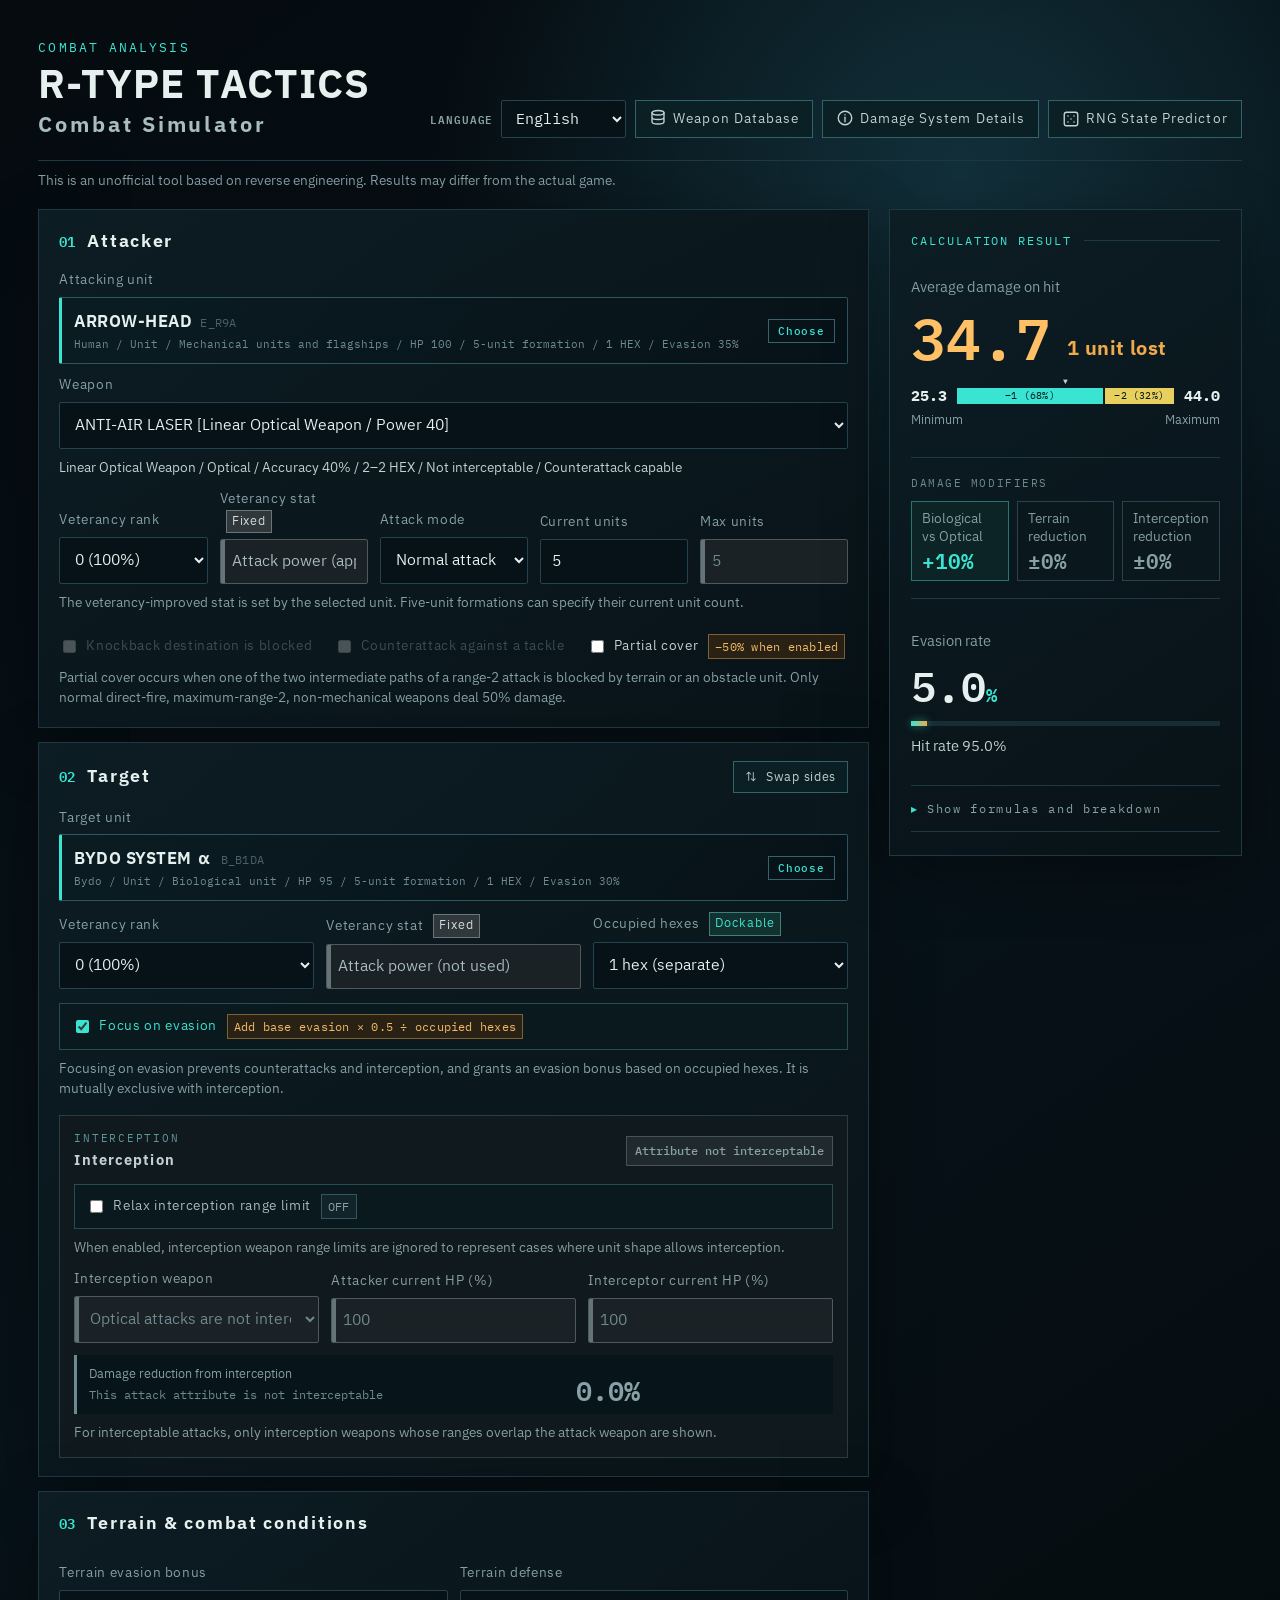
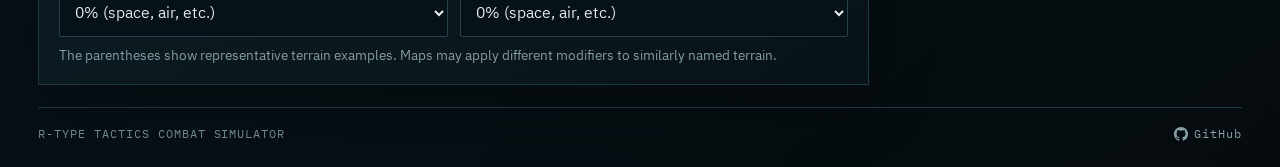
<file: index.html>
<!doctype html>
<html lang="ja">

<head>
  <meta charset="utf-8">
  <meta name="viewport" content="width=device-width, initial-scale=1">
  <meta name="description" content="R-TYPE TACTICSの攻撃・迎撃・反撃ダメージと回避率を解析データに基づいて計算するシミュレータ。">
  <meta name="theme-color" content="#071015">
  <title>R-TYPE TACTICS 戦闘シミュレータ</title>
  <link rel="icon"
    href="data:image/svg+xml,%3Csvg%20xmlns='http://www.w3.org/2000/svg'%20viewBox='0%200%2016%2016'%3E%3Crect%20width='16'%20height='16'%20fill='%23071015'/%3E%3Ctext%20x='8'%20y='12.5'%20font-family='monospace'%20font-size='11'%20font-weight='bold'%20fill='%2339e5d2'%20text-anchor='middle'%3ER%3C/text%3E%3C/svg%3E">
  <link rel="preconnect" href="https://fonts.googleapis.com">
  <link rel="preconnect" href="https://fonts.gstatic.com" crossorigin>
  <link
    href="https://fonts.googleapis.com/css2?family=IBM+Plex+Mono:wght@400;500;600&family=IBM+Plex+Sans+JP:wght@400;500;700&display=swap"
    rel="stylesheet">
  <link rel="stylesheet" href="styles.css">
</head>

<body>
  <main class="shell">
    <header class="hero">
      <div>
        <p class="eyebrow">COMBAT ANALYSIS</p>
        <h1>R-TYPE TACTICS<br><span data-i18n="hero.subtitle">戦闘シミュレータ</span></h1>
      </div>
      <label class="language-control" for="languageSelect"><span>LANGUAGE</span>
        <select id="languageSelect" aria-label="表示言語" data-i18n-aria-label="hero.languageLabel" data-i18n-ignore>
          <option value="ja">日本語</option>
          <option value="en">English</option>
        </select>
      </label>
      <div class="hero-actions">
        <button id="weaponDatabaseOpen" class="knowledge-open" type="button"><svg class="tool-icon" viewBox="0 0 24 24"
            aria-hidden="true" focusable="false"><ellipse cx="12" cy="5" rx="8" ry="3"></ellipse><path
              d="M4 5v6c0 1.66 3.58 3 8 3s8-1.34 8-3V5M4 11v6c0 1.66 3.58 3 8 3s8-1.34 8-3v-6"></path></svg><span
            data-i18n="hero.weaponDatabaseButton">武器一覧DB</span></button>
        <button id="knowledgeOpen" class="knowledge-open" type="button"><svg class="tool-icon" viewBox="0 0 24 24"
            aria-hidden="true" focusable="false"><circle cx="12" cy="12" r="9"></circle><path d="M12 11v6"></path><circle
              class="icon-dot" cx="12" cy="7.5" r="1"></circle></svg><span data-i18n="hero.notesButton">ダメージシステム詳細</span></button>
        <a class="knowledge-open tool-link" href="rng.html"><svg class="tool-icon" viewBox="0 0 24 24"
            aria-hidden="true" focusable="false"><rect x="3" y="3" width="18" height="18" rx="3"></rect><circle
              class="icon-dot" cx="8" cy="8" r="1"></circle><circle class="icon-dot" cx="16" cy="8" r="1"></circle><circle class="icon-dot" cx="12" cy="12"
              r="1"></circle><circle class="icon-dot" cx="8" cy="16" r="1"></circle><circle class="icon-dot" cx="16" cy="16" r="1"></circle></svg><span
            data-i18n="hero.rngButton">乱数シード推定器</span></a>
      </div>
    </header>

    <p class="disclaimer" data-i18n="app.disclaimer">※ 本シミュレータは解析に基づく非公式ツールです。計算結果は実際のゲームと異なる(間違っている)可能性があります。</p>

    <section class="workspace">
      <div class="inputs">
        <section class="panel">
          <div class="panel-title"><b>01</b>
            <h2 data-i18n="attacker.title">攻撃側</h2>
          </div>
          <div class="unit-picker-field">
            <span class="form-field-label" data-i18n="attacker.unit">攻撃ユニット</span>
            <button id="attackerPicker" class="unit-picker-trigger" type="button" aria-haspopup="dialog"
              aria-controls="unitPickerDialog" aria-expanded="false">
              <span><strong id="attackerPickerValue">--</strong><small id="attackerPickerMeta">--</small></span>
              <b data-i18n="unitPicker.choose">選択</b>
            </button>
            <select id="attacker" class="unit-native-select" tabindex="-1" aria-hidden="true"></select>
          </div>
          <label><span data-i18n="attacker.weapon">使用武器</span><select id="weapon"></select></label>
          <div id="weaponMeta" class="meta-line"></div>
          <div class="grid five">
            <label><span data-i18n="common.rank">熟練ランク</span><select id="rank">
                <option value="0">0 (100%)</option>
                <option value="1">1 (101%)</option>
                <option value="2">2 (103%)</option>
                <option value="3">3 (106%)</option>
                <option value="4">4 (110%)</option>
                <option value="5">5 (118%)</option>
              </select></label>
            <label><span data-i18n="common.veterancySkill">熟練で向上</span> <span class="fixed-badge"
                data-i18n="common.fixedBadge">固定</span><input id="attackerSkill" type="text" value=""
                readonly></label>
            <label><span data-i18n="attacker.mode">攻撃種別</span><select id="attackMode">
                <option value="normal" data-i18n="attacker.modeNormal">通常攻撃</option>
                <option value="counter" data-i18n="attacker.modeCounter">反撃</option>
              </select></label>
            <label><span data-i18n="attacker.formationCurrent">現在編隊数</span><input id="formationCurrent" type="number"
                min="1" max="1" value="1" disabled></label>
            <label><span data-i18n="attacker.formationMax">最大編隊数</span><input id="formationMax" type="number" min="1"
                max="5" value="1" readonly></label>
          </div>
          <p class="hint" data-i18n="attacker.formationHint">熟練で向上する能力は、選択したユニットに合わせて自動設定されます。5機編隊は編隊数を指定できます。</p>
          <div class="checks">
            <label id="knockbackLabel" class="disabled-control"><input id="knockbackBlocked" type="checkbox" disabled>
              <span data-i18n="attacker.knockback">ノックバック先が塞がっている</span></label>
            <label id="tackleCounterLabel" class="disabled-control"><input id="tackleCounter" type="checkbox" disabled>
              <span data-i18n="attacker.tackleCounter">体当たりへの反撃</span></label>
            <label id="partialCoverLabel" class="disabled-control"><input id="partialCover" type="checkbox" disabled>
              <span data-i18n="attacker.partialCover">部分遮蔽</span> <span id="partialCoverStatus"
                class="condition-badge">--</span></label>
          </div>
          <p class="hint" data-i18n="attacker.partialCoverHint">部分遮蔽は、最大距離2の攻撃・直線射撃方式・非機械属性の攻撃で2つある中間経路の片方だけが地形・障害物ユニットに遮られた状態です。</p>
        </section>

        <section class="panel">
          <div class="panel-title"><b>02</b>
            <h2 data-i18n="target.title">対象</h2>
            <button id="swapUnits" class="swap-units" type="button" title="攻撃側と対象を入れ替え"
              data-i18n-title="target.swapTitle"><i aria-hidden="true">⇅</i> <span
                data-i18n="target.swapLabel">攻守入替</span></button>
          </div>
          <div class="unit-picker-field">
            <span class="form-field-label" data-i18n="target.unit">被害ユニット</span>
            <button id="targetPicker" class="unit-picker-trigger" type="button" aria-haspopup="dialog"
              aria-controls="unitPickerDialog" aria-expanded="false">
              <span><strong id="targetPickerValue">--</strong><small id="targetPickerMeta">--</small></span>
              <b data-i18n="unitPicker.choose">選択</b>
            </button>
            <select id="target" class="unit-native-select" tabindex="-1" aria-hidden="true"></select>
          </div>
          <div class="grid three">
            <label><span data-i18n="common.rank">熟練ランク</span><select id="targetRank">
                <option value="0">0 (100%)</option>
                <option value="1">1 (101%)</option>
                <option value="2">2 (103%)</option>
                <option value="3">3 (106%)</option>
                <option value="4">4 (110%)</option>
                <option value="5">5 (118%)</option>
              </select></label>
            <label><span data-i18n="common.veterancySkill">熟練で向上</span> <span class="fixed-badge"
                data-i18n="common.fixedBadge">固定</span><input id="targetSkill" type="text" value=""
                readonly></label>
            <label><span data-i18n="target.hexes">占有HEX数</span> <span id="targetHexBadge"
                class="fixed-badge">固定</span><select id="targetScaleDenom" disabled>
                <option value="1">1 HEX</option>
              </select></label>
          </div>
          <select id="targetType" hidden></select>
          <input id="targetAvoid" type="hidden" value="0">
          <div class="checks reaction-checks">
            <label id="evadeFocusLabel" class="available-control"><input id="evadeFocus" type="checkbox" checked>
              <span data-i18n="target.evadeFocus">回避に専念</span> <span id="evadeFocusStatus"
                class="condition-badge">--</span></label>
          </div>
          <p class="hint" data-i18n="target.evadeFocusHint">回避に専念すると反撃・迎撃は行わず、占有HEX数に応じた回避ボーナスを受けます。迎撃武器とは排他選択です。</p>
          <div id="interceptPanel" class="intercept-panel is-unavailable">
            <div class="intercept-heading">
              <div><span>INTERCEPTION</span><strong data-i18n="intercept.title">迎撃システム</strong></div>
              <b id="interceptStatus">--</b>
            </div>
            <div class="checks intercept-options">
              <label id="relaxInterceptRangeLabel"><input id="relaxInterceptRange" type="checkbox">
                <span data-i18n="intercept.relaxRange">迎撃距離制限の緩和</span>
                <span id="relaxInterceptRangeStatus" class="condition-badge">OFF</span></label>
            </div>
            <p class="hint" data-i18n="intercept.relaxRangeHint">ONにすると迎撃武器の距離制限を無視します。距離1攻撃を距離2武器で迎撃できる場合など、 HEX形状の都合上あり得るパターンを再現する際に使います。</p>
            <div class="grid three">
              <label><span data-i18n="intercept.weapon">迎撃武器</span>
                <select id="interceptWeapon" disabled>
                  <option value="">--</option>
                </select>
              </label>
              <label><span data-i18n="intercept.attackerHp">攻撃側 現在HP率（%）</span><input id="attackerHpRate"
                  type="number" min="1" max="100" value="100"></label>
              <label><span data-i18n="intercept.interceptorHp">迎撃側 現在HP率（%）</span><input id="interceptorHpRate"
                  type="number" min="1" max="100" value="100"></label>
            </div>
            <div class="intercept-readout">
              <span data-i18n="intercept.reduction">迎撃による被ダメ減衰</span>
              <strong id="interceptRateDisplay">0.0%</strong>
              <small id="interceptFormula"></small>
            </div>
            <p class="hint" data-i18n="intercept.hint">
              迎撃可能な属性の攻撃に対して、攻撃武器と射程が重なる迎撃武器だけを表示します。
            </p>
          </div>
        </section>

        <section class="panel">
          <div class="panel-title"><b>03</b>
            <h2 data-i18n="terrain.title">地形・戦闘条件</h2>
          </div>
          <div class="grid two">
            <label><span data-i18n="terrain.avoidBonus">地形の固定回避加算</span>
              <select id="terrainAvoidBonus">
                <option value="0" data-i18n="terrain.opt0">0%（空間・空気など）</option>
                <option value="5" data-i18n="terrain.opt5">5%（森・弱い暴風など）</option>
                <option value="10" data-i18n="terrain.avoidOpt10">10%（デブリ帯・水面・水中など）</option>
                <option value="20" data-i18n="terrain.avoidOpt20">20%（基地・ドックなど）</option>
                <option value="30" data-i18n="terrain.opt30">30%（岩群・冥王星）</option>
                <option value="50" data-i18n="terrain.avoidOpt50">50%（滝・残骸密集地帯など）</option>
              </select>
            </label>
            <label><span data-i18n="terrain.defense">地形防御率</span>
              <select id="terrainDefense">
                <option value="0" data-i18n="terrain.opt0">0%（空間・空気など）</option>
                <option value="5" data-i18n="terrain.opt5">5%（森・弱い暴風など）</option>
                <option value="10" data-i18n="terrain.defenseOpt10">10%（デブリ帯・ガス・雷雲など）</option>
                <option value="20" data-i18n="terrain.defenseOpt20">20%（基地・水面・海面など）</option>
                <option value="30" data-i18n="terrain.opt30">30%（岩群・冥王星）</option>
                <option value="50" data-i18n="terrain.defenseOpt50">50%（滝・水中など）</option>
              </select>
            </label>
          </div>
          <p class="hint" data-i18n="terrain.hint">括弧内は代表的な地形例です。同名系統でもマップ固有データにより補正が異なる場合があります。</p>
        </section>
      </div>

      <aside class="results">
        <div class="result-head"><span>CALCULATION RESULT</span><i></i></div>
        <div class="damage-card">
          <p data-i18n="result.damageTitle">命中時平均ダメージ</p>
          <strong id="damageExpected">0.0</strong>
          <span id="damageContext"></span>
          <div class="range"><b id="damageMin">0.0</b>
            <div class="range-track"><i id="damageLine"></i>
              <div id="damageSegments" class="range-segments" hidden></div>
              <span id="damageMeanMarker" class="range-mean" hidden>▼</span>
            </div><b id="damageMax">0.0</b>
          </div>
          <div class="range-label"><span data-i18n="result.min">最小</span><span data-i18n="result.max">最大</span></div>
        </div>
        <div id="tackleSelfCard" class="tackle-self-card" hidden>
          <div class="tackle-self-head"><span>INTERCEPTED TACKLE</span><b data-i18n="result.tackleRecoil">攻撃側への反動</b>
          </div>
          <div class="tackle-self-value"><strong id="tackleSelfDamage">0.0</strong><span
              id="tackleSelfContext"></span></div>
          <p id="tackleSelfFormula"></p>
        </div>
        <div class="modifier-block">
          <p class="modifier-title">DAMAGE MODIFIERS</p>
          <div class="modifier-badges">
            <div id="affinityBadge" class="modifier-badge is-neutral">
              <span id="affinityLabel"></span>
              <strong id="effectiveness">±0%</strong>
            </div>
            <div id="terrainBadge" class="modifier-badge is-neutral">
              <span id="terrainLabel"></span>
              <strong id="effectiveDefense">±0%</strong>
            </div>
            <div id="interceptBadge" class="modifier-badge is-neutral">
              <span id="interceptLabel"></span>
              <strong id="interceptModifier">±0%</strong>
            </div>
          </div>
        </div>
        <div class="probability">
          <p><span data-i18n="result.avoidTitle">回避率</span> <span id="guaranteedHitBadge"
              class="condition-badge guaranteed-hit-badge" hidden></span></p>
          <strong><span id="avoidResult">0.0</span><small>%</small></strong>
          <div class="bar"><i id="avoidBar"></i></div>
          <span id="hitResult"></span>
        </div>
        <details class="results-details">
          <summary data-i18n="result.showDetails">計算式・内訳を表示</summary>
          <div id="damageFormulaBox" class="formula-box" hidden>
            <p class="formula-box-title" data-i18n="result.damageFormulaTitle">攻撃力の式</p>
            <div id="damageFormula" class="formula-rows"></div>
          </div>
          <div id="avoidFormulaBox" class="formula-box" hidden>
            <p class="formula-box-title" data-i18n="result.avoidFormulaTitle">命中率の式</p>
            <div id="avoidFormula" class="formula-rows"></div>
          </div>
          <div id="battleModifier" class="battle-modifier is-neutral">
            <span data-i18n="result.battleModifier">戦闘アニメーション矢印表示</span>
            <b id="battleModifierArrows">—</b>
            <small id="battleModifierDetail">補正なし</small>
          </div>
          <dl class="summary">
            <div>
              <dt data-i18n="result.targetMaxHp">対象最大HP（満タン）</dt>
              <dd id="targetMaxHp">0</dd>
            </div>
            <div>
              <dt data-i18n="result.hpLossOnHit">命中時HP損耗</dt>
              <dd id="hpDamagePercent">0.0%</dd>
            </div>
            <div>
              <dt data-i18n="result.minimumRngKill">フルHPからの最低乱数での確殺</dt>
              <dd id="minimumRngKill">0回命中</dd>
            </div>
            <div id="formationLossRow" hidden>
              <dt data-i18n="result.formationLoss">フルHPからの編隊損耗</dt>
              <dd id="formationLoss"></dd>
            </div>
          </dl>
          <p id="formationRule" class="hint" hidden data-i18n="result.formationRule">5機編隊はHP損耗が20%を超えるごとに1機減少します。</p>
        </details>
        <p id="formulaNote" class="formula-note"></p>
      </aside>
    </section>

    <footer class="site-footer">
      <span>R-TYPE TACTICS COMBAT SIMULATOR</span>
      <a href="https://github.com/106-/r-type-tactics-damage-simulator" target="_blank" rel="noopener">
        <svg viewBox="0 0 16 16" aria-hidden="true">
          <path
            d="M8 0C3.58 0 0 3.58 0 8c0 3.54 2.29 6.53 5.47 7.59.4.07.55-.17.55-.38 0-.19-.01-.82-.01-1.49-2.01.37-2.53-.49-2.69-.94-.09-.23-.48-.94-.82-1.13-.28-.15-.68-.52-.01-.53.63-.01 1.08.58 1.23.82.72 1.21 1.87.87 2.33.66.07-.52.28-.87.51-1.07-1.78-.2-3.64-.89-3.64-3.95 0-.87.31-1.59.82-2.15-.08-.2-.36-1.02.08-2.12 0 0 .67-.21 2.2.82.64-.18 1.32-.27 2-.27s1.36.09 2 .27c1.53-1.04 2.2-.82 2.2-.82.44 1.1.16 1.92.08 2.12.51.56.82 1.27.82 2.15 0 3.07-1.87 3.75-3.65 3.95.29.25.54.73.54 1.48 0 1.07-.01 1.93-.01 2.2 0 .21.15.46.55.38A8.01 8.01 0 0 0 16 8c0-4.42-3.58-8-8-8Z" />
        </svg>
        GitHub
      </a>
    </footer>

  </main>

  <dialog id="unitPickerDialog" class="unit-picker-dialog" aria-labelledby="unitPickerTitle">
    <div class="unit-picker-shell">
      <header class="unit-picker-head">
        <div>
          <p>UNIT DATABASE</p>
          <h2 id="unitPickerTitle" data-i18n="unitPicker.title">ユニット選択</h2>
          <span id="unitPickerContext">--</span>
        </div>
        <button id="unitPickerClose" type="button" aria-label="閉じる" data-i18n-aria-label="notes.close">×</button>
      </header>
      <div class="unit-picker-tools">
        <label><span data-i18n="unitPicker.search">ユニット名で検索</span>
          <input id="unitPickerSearch" type="search" placeholder="名前を入力" data-i18n-placeholder="unitPicker.searchPlaceholder"
            autocomplete="off"></label>
        <button id="unitFilterToggle" class="unit-filter-toggle" type="button" aria-expanded="false"
          aria-controls="unitFilterGroups"><span data-i18n="unitPicker.filters">絞り込み</span><b
            id="unitFilterSummary"></b><i aria-hidden="true">▾</i></button>
        <div id="unitFilterGroups" class="unit-filter-groups">
        <div class="unit-filter-group" role="group" aria-label="陣営" data-i18n-aria-label="unitPicker.faction">
          <span data-i18n="unitPicker.faction">陣営</span>
          <div>
            <button type="button" data-unit-filter="faction" data-value="all" aria-pressed="true" data-i18n="unitPicker.all">すべて</button>
            <button type="button" data-unit-filter="faction" data-value="human" aria-pressed="false" data-i18n="unitPicker.human">人類側</button>
            <button type="button" data-unit-filter="faction" data-value="bydo" aria-pressed="false" data-i18n="unitPicker.bydo">バイド側</button>
            <button type="button" data-unit-filter="faction" data-value="other" aria-pressed="false" data-i18n="unitPicker.other">その他側</button>
          </div>
        </div>
        <div class="unit-filter-group" role="group" aria-label="種別" data-i18n-aria-label="unitPicker.category">
          <span data-i18n="unitPicker.category">種別</span>
          <div>
            <button type="button" data-unit-filter="category" data-value="all" aria-pressed="true" data-i18n="unitPicker.all">すべて</button>
            <button type="button" data-unit-filter="category" data-value="ship" aria-pressed="false" data-i18n="unitPicker.ship">旗艦設定</button>
            <button type="button" data-unit-filter="category" data-value="formation" aria-pressed="false" data-i18n="unitPicker.formation">ユニット</button>
            <button type="button" data-unit-filter="category" data-value="force" aria-pressed="false" data-i18n="unitPicker.force">フォース</button>
            <button type="button" data-unit-filter="category" data-value="part" aria-pressed="false" data-i18n="unitPicker.part">他ユニットのパーツ</button>
          </div>
        </div>
        <div class="unit-filter-group" role="group" aria-label="プレイ可否" data-i18n-aria-label="unitPicker.playability">
          <span data-i18n="unitPicker.playability">プレイ可否</span>
          <div>
            <button type="button" data-unit-filter="playability" data-value="all" aria-pressed="true" data-i18n="unitPicker.all">すべて</button>
            <button type="button" data-unit-filter="playability" data-value="playable" aria-pressed="false" data-i18n="unitPicker.playable">プレイアブル</button>
            <button type="button" data-unit-filter="playability" data-value="nonplayable" aria-pressed="false" data-i18n="unitPicker.nonPlayable">非プレイアブル</button>
          </div>
        </div>
        </div>
      </div>
      <div class="unit-picker-result-head">
        <span id="unitPickerCount">--</span>
        <small data-i18n="unitPicker.selectHint">候補を選択すると即座に反映します</small>
      </div>
      <div id="unitPickerList" class="unit-picker-list" role="listbox"></div>
      <p id="unitPickerEmpty" class="unit-picker-empty" hidden data-i18n="unitPicker.empty">条件に一致するユニットがありません。</p>
    </div>
  </dialog>

  <dialog id="weaponDatabaseDialog" class="weapon-database-dialog" aria-labelledby="weaponDatabaseTitle">
    <div class="weapon-database-shell">
      <header class="weapon-database-head">
        <div>
          <p>WEAPON DATABASE</p>
          <h2 id="weaponDatabaseTitle" data-i18n="weaponDatabase.title">武器一覧DB</h2>
        </div>
        <button id="weaponDatabaseClose" type="button" aria-label="閉じる" data-i18n-aria-label="notes.close">×</button>
      </header>
      <div class="weapon-database-tools">
        <label class="weapon-database-search"><span data-i18n="weaponDatabase.search">武器名で検索</span>
          <input id="weaponDatabaseSearch" type="search" placeholder="武器名・内部IDを入力"
            data-i18n-placeholder="weaponDatabase.searchPlaceholder" autocomplete="off"></label>
        <button id="weaponFilterToggle" class="unit-filter-toggle weapon-filter-toggle" type="button"
          aria-expanded="false" aria-controls="weaponFilterGroups"><span data-i18n="unitPicker.filters">絞り込み</span><b
            id="weaponFilterSummary"></b><i aria-hidden="true">▾</i></button>
        <div id="weaponFilterGroups" class="weapon-filter-groups">
          <label><span>Type</span><select id="weaponDatabaseType"></select></label>
          <label><span>Motion</span><select id="weaponDatabaseMotion"></select></label>
          <label><span>Material</span><select id="weaponDatabaseMaterial"></select></label>
        </div>
      </div>
      <div class="weapon-database-result-head">
        <span id="weaponDatabaseCount">--</span>
        <small data-i18n="weaponDatabase.sortHint">列名を押すと並べ替えます</small>
      </div>
      <div id="weaponDatabaseTableWrap" class="weapon-database-table-wrap">
        <table class="weapon-database-table">
          <thead>
            <tr>
              <th><button type="button" data-weapon-sort="name"><span data-i18n="weaponDatabase.name">武器名</span><i aria-hidden="true"></i></button></th>
              <th><button type="button" data-weapon-sort="type"><span>Type</span><i aria-hidden="true"></i></button></th>
              <th><button type="button" data-weapon-sort="motion"><span>Motion</span><i aria-hidden="true"></i></button></th>
              <th><button type="button" data-weapon-sort="material"><span>Material</span><i aria-hidden="true"></i></button></th>
              <th class="numeric"><button type="button" data-weapon-sort="ap"><span data-i18n="weaponDatabase.power">威力</span><i aria-hidden="true"></i></button></th>
              <th class="numeric"><button type="button" data-weapon-sort="hit"><span data-i18n="weaponDatabase.accuracy">命中</span><i aria-hidden="true"></i></button></th>
              <th class="numeric"><button type="button" data-weapon-sort="range"><span data-i18n="weaponDatabase.range">射程</span><i aria-hidden="true"></i></button></th>
              <th class="numeric"><button type="button" data-weapon-sort="ammo"><span data-i18n="weaponDatabase.ammo">弾数</span><i aria-hidden="true"></i></button></th>
              <th class="numeric"><button type="button" data-weapon-sort="charge"><span data-i18n="weaponDatabase.charge">チャージ</span><i aria-hidden="true"></i></button></th>
              <th data-i18n="weaponDatabase.usage">用途</th>
            </tr>
          </thead>
          <tbody id="weaponDatabaseBody"></tbody>
        </table>
      </div>
      <p id="weaponDatabaseEmpty" class="weapon-database-empty" hidden data-i18n="weaponDatabase.empty">条件に一致する武器がありません。</p>
    </div>
  </dialog>

  <dialog id="knowledgeDialog" class="knowledge-dialog" aria-labelledby="knowledgeTitle">
    <div class="knowledge-shell">
      <header class="knowledge-head">
        <div>
          <p>REVERSE ENGINEERING NOTES</p>
          <h2 id="knowledgeTitle" data-i18n="notes.title">ダメージシステム詳細</h2>
        </div>
        <button id="knowledgeClose" type="button" aria-label="閉じる" data-i18n-aria-label="notes.close">×</button>
      </header>
      <div class="knowledge-layout">
        <nav aria-label="解析知見の目次" data-i18n-aria-label="notes.toc">
          <a href="#knowledgeFlow" data-i18n="notes.nav.flow">01 戦闘フロー</a>
          <a href="#knowledgeAvoid" data-i18n="notes.nav.avoid">02 回避・命中</a>
          <a href="#knowledgeAffinity" data-i18n="notes.nav.affinity">03 属性相性</a>
          <a href="#knowledgeWeaponKinds" data-i18n="notes.nav.weaponKinds">04 攻撃武器の種類</a>
          <a href="#knowledgeTerrain" data-i18n="notes.nav.terrain">05 地形</a>
          <a href="#knowledgeIntercept" data-i18n="notes.nav.intercept">06 迎撃</a>
          <a href="#knowledgeSeize" data-i18n="notes.nav.seize">07 鹵獲</a>
          <a href="#knowledgeSpecial" data-i18n="notes.nav.special">08 その他</a>
        </nav>
        <article class="knowledge-content">
          <section id="knowledgeFlow">
            <div class="knowledge-section-title"><b>01</b>
              <h3 data-i18n="notes.flow.title">戦闘フロー</h3>
            </div>
            <ol class="flow-list">
              <li><b data-i18n="notes.flow.step1">攻撃成立</b><span
                  data-i18n="notes.flow.step1Desc">攻撃武器・通常/反撃・射程などを決定</span></li>
              <li><b data-i18n="notes.flow.step2">迎撃</b><span
                  data-i18n="notes.flow.step2Desc">対象攻撃だけ武器対武器の減衰率を算出</span></li>
              <li><b data-i18n="notes.flow.step3">命中判定</b><span
                  data-i18n="notes.flow.step3Desc">実効回避率に対する乱数1回で命中判定</span></li>
              <li><b data-i18n="notes.flow.step4">HPダメージ</b><span
                  data-i18n="notes.flow.step4Desc">武器威力、編隊、迎撃、威力乱数、地形防御、属性相性を適用</span></li>
              <li><b data-i18n="notes.flow.step5">追加処理</b><span
                  data-i18n="notes.flow.step5Desc">ノックバック衝突、編隊機数、演出用の表示値を更新</span></li>
            </ol>
            <div class="formula-box"><code
                data-i18n="notes.flow.formula">ダメージ ≈ 武器威力 × 編隊率 × (1−迎撃率) × 威力乱数 × (1−実効地形防御) × 属性相性</code></div>
            <p data-i18n="notes.flow.rng">ダメージの威力乱数は下記の範囲内から一様乱数に従って選ばれます。通常攻撃ではダメージが下振れ、一方反撃ではダメージが上に振れます。</p>
            <div class="knowledge-cards two">
              <div><b data-i18n="notes.flow.normalRng">通常攻撃RNG</b><strong
                  data-i18n="notes.flow.normalRngRange">57.5～100%</strong><span
                  data-i18n="notes.flow.normalRngMean">平均78.75%</span></div>
              <div><b data-i18n="notes.flow.counterRng">反撃RNG</b><strong
                  data-i18n="notes.flow.counterRngRange">100～142.5%</strong><span
                  data-i18n="notes.flow.counterRngMean">平均121.25%</span></div>
            </div>
          </section>

          <section id="knowledgeAvoid">
            <div class="knowledge-section-title"><b>02</b>
              <h3 data-i18n="notes.avoid.title">回避・命中</h3>
            </div>
            <div class="formula-box"><code
                data-i18n="notes.avoid.formula">実効回避 = 対象回避 + [回避専念時: 対象回避 × 0.5 / 占有HEX数] + 地形回避 − 武器命中</code></div>
            <p data-i18n-html="notes.avoid.body">0～100%に制限後、一様乱数で比較します。"回避に専念"すると、<code>基礎回避率 x 0.5 /
                占有HEX数</code> を加算します。反撃・迎撃時はこのボーナスを受けません。</p>
            <p data-i18n-html="notes.avoid.displayMismatch"><b>ゲーム内UIの表示について:</b> 「回避・防御に専念する」はいつも「回避率 +25%」と表示されていますがこれは表示ミスなようです。実際の専念ボーナスは基礎回避率と占有HEX数から別途計算されています。</p>
            <p data-i18n-html="notes.avoid.multiHexTerrain"><b>複数HEXと地形:</b> 大型艦船などの複数HEXを持つユニットの地形回避は占有HEX全体ではなく、ユニットの基準HEX(マークがあるHEX)の地形だけを参照します。</p>
            <h4 class="knowledge-subtitle" data-i18n="notes.avoid.bypassTitle">必中設定</h4>
            <div class="formula-box"><code data-i18n="notes.avoid.bypassFormula">必中設定あり → 回避率 0% / 命中率 100%</code>
            </div>
            <p data-i18n="notes.avoid.bypassBody">
              主にチャージ武器など、必中設定されている攻撃は対象回避・地形回避・武器命中による通常の回避計算を通りません。</p>
            <ul class="knowledge-list">
              <li data-i18n-html="notes.avoid.bypassDisplay"><b>表示命中値が100%未満でも必中です。</b>アイビーロッドは表示75%ですが、必中設定のため実戦では回避計算を通りません。
              </li>
            </ul>
          </section>

          <section id="knowledgeAffinity">
            <div class="knowledge-section-title"><b>03</b>
              <h3 data-i18n="notes.affinity.title">属性相性</h3>
            </div>
            <p data-i18n="notes.affinity.intro">
              このゲームの武器と機体にはそれぞれ属性が設定されています。武器属性は8種類ある一方、機体属性は5種類あります。
              この組み合わせが武器ダメージの増幅と減衰を決定しています。</p>
            <div class="table-scroll">
              <table class="affinity-table">
                <thead>
                  <tr>
                    <th data-i18n="notes.affinity.targetGroup">対象系統</th>
                    <th data-i18n="notes.affinity.optical">光学</th>
                    <th data-i18n="notes.affinity.mechanical">機械</th>
                    <th data-i18n="notes.affinity.biological">生体</th>
                    <th data-i18n="notes.affinity.particle">粒子</th>
                    <th data-i18n="notes.affinity.flame">火炎</th>
                    <th data-i18n="notes.affinity.mental">精神</th>
                    <th data-i18n="notes.affinity.ice">氷</th>
                    <th data-i18n="notes.affinity.acid">酸</th>
                  </tr>
                </thead>
                <tbody>
                  <tr>
                    <th data-i18n="notes.affinity.mechanical">機械</th>
                    <td>±0</td>
                    <td>±0</td>
                    <td class="plus">+20%</td>
                    <td>±0</td>
                    <td>±0</td>
                    <td>±0</td>
                    <td class="plus">+10%</td>
                    <td class="plus">+10%</td>
                  </tr>
                  <tr>
                    <th data-i18n="notes.affinity.bioGroup">生物</th>
                    <td class="plus">+10%</td>
                    <td class="plus">+20%</td>
                    <td>±0</td>
                    <td class="plus">+10%</td>
                    <td class="plus hot">+25%</td>
                    <td class="plus">+15%</td>
                    <td class="plus">+15%</td>
                    <td class="plus">+15%</td>
                  </tr>
                  <tr>
                    <th data-i18n="notes.affinity.rock">岩石</th>
                    <td>±0</td>
                    <td>±0</td>
                    <td>±0</td>
                    <td>±0</td>
                    <td>±0</td>
                    <td>±0</td>
                    <td>±0</td>
                    <td>±0</td>
                  </tr>
                  <tr>
                    <th data-i18n="notes.affinity.ice">氷</th>
                    <td class="plus">+10%</td>
                    <td>±0</td>
                    <td class="minus">−10%</td>
                    <td>±0</td>
                    <td class="plus hot">+30%</td>
                    <td>±0</td>
                    <td>±0</td>
                    <td>±0</td>
                  </tr>
                  <tr>
                    <th data-i18n="notes.affinity.other">異質</th>
                    <td>±0</td>
                    <td>±0</td>
                    <td>±0</td>
                    <td>±0</td>
                    <td>±0</td>
                    <td>±0</td>
                    <td>±0</td>
                    <td>±0</td>
                  </tr>
                </tbody>
              </table>
            </div>
            <h4 class="knowledge-subtitle" data-i18n="notes.affinity.unitTypesTitle">ユニットタイプ</h4>
            <p data-i18n="notes.affinity.unitTypesIntro">
              属性に対応する17種のユニットタイプがあります。
            </p>
            <div class="table-scroll">
              <table class="unit-type-table">
                <thead>
                  <tr>
                    <th data-i18n="notes.affinity.unitTypeDisplay">シミュレータ上の呼称</th>
                    <th data-i18n="notes.affinity.unitTypeExamples">主なユニット</th>
                  </tr>
                </thead>
                <tbody>
                  <tr><td data-i18n="notes.affinity.unitTypeName1">機械ユニット・機械旗艦</td><td data-i18n="notes.affinity.unitTypeExamples1">アロー・ヘッド、ヘイムダル級、コンバイラ、ボルド</td></tr>
                  <tr><td data-i18n="notes.affinity.unitTypeName2">機械系パーツ類</td><td data-i18n="notes.affinity.unitTypeExamples2">艦橋と主砲、フラガラッハ砲、コンバイラレーザー砲</td></tr>
                  <tr><td data-i18n="notes.affinity.unitTypeName3">水上艦</td><td data-i18n="notes.affinity.unitTypeExamples3">エーギル級、ラーン級、ヒミングレーヴァ級</td></tr>
                  <tr><td data-i18n="notes.affinity.unitTypeName4">潜水機械ユニット</td><td data-i18n="notes.affinity.unitTypeExamples4">フロッグマン、シー・タイガー、グランビア・F／M</td></tr>
                  <tr><td data-i18n="notes.affinity.unitTypeName5">壁面機械ユニット</td><td data-i18n="notes.affinity.unitTypeExamples5">コルベルトの防衛砲台・対空砲台</td></tr>
                  <tr><td data-i18n="notes.affinity.unitTypeName6">地上機械ユニット</td><td data-i18n="notes.affinity.unitTypeExamples6">汎用戦車、ピスタフ、ベリィ系</td></tr>
                  <tr><td data-i18n="notes.affinity.unitTypeName7">生体ユニット</td><td data-i18n="notes.affinity.unitTypeExamples7">ガウパー、バイド戦闘機、フォース</td></tr>
                  <tr><td data-i18n="notes.affinity.unitTypeName8">生体大型ユニット・生体旗艦</td><td data-i18n="notes.affinity.unitTypeExamples8">ノーザリー、ドプケラドプス、ベルメイト本体</td></tr>
                  <tr><td data-i18n="notes.affinity.unitTypeName9">生体系パーツ類</td><td data-i18n="notes.affinity.unitTypeExamples9">ドプケラドプス各部、ベルメイトベルルの葉、ムーラ各部</td></tr>
                  <tr><td data-i18n="notes.affinity.unitTypeName10">水棲生物</td><td data-i18n="notes.affinity.unitTypeExamples10">レディ</td></tr>
                  <tr><td data-i18n="notes.affinity.unitTypeName13">浮遊生体類</td><td data-i18n="notes.affinity.unitTypeExamples13">ガスダーネッド、ガスダーネッド亜種、バラカス</td></tr>
                  <tr><td data-i18n="notes.affinity.unitTypeName14">壁面生体ユニット</td><td data-i18n="notes.affinity.unitTypeExamples14">ニュート</td></tr>
                  <tr><td data-i18n="notes.affinity.unitTypeName16">宇宙・水中両用生体</td><td data-i18n="notes.affinity.unitTypeExamples16">ブリームス</td></tr>
                  <tr><td data-i18n="notes.affinity.unitTypeName17">岩石・構造物</td><td data-i18n="notes.affinity.unitTypeExamples17">高層ビル、岩盤、艦船の残骸</td></tr>
                  <tr><td data-i18n="notes.affinity.unitTypeName18">氷</td><td data-i18n="notes.affinity.unitTypeExamples18">氷塊、浮遊氷、氷柱</td></tr>
                  <tr><td data-i18n="notes.affinity.unitTypeName19">異質存在</td><td data-i18n="notes.affinity.unitTypeExamples19">グリッドロック系、琥珀色の瞳孔、Xelf-24</td></tr>
                  <tr><td data-i18n="notes.affinity.unitTypeName20">異質存在のパーツ類</td><td data-i18n="notes.affinity.unitTypeExamples20">グリッドロックの瞳</td></tr>
                </tbody>
              </table>
            </div>
          </section>

          <section id="knowledgeWeaponKinds">
            <div class="knowledge-section-title"><b>04</b>
              <h3 data-i18n="notes.weaponKinds.title">攻撃武器の種類</h3>
            </div>
            <p data-i18n="notes.weaponKinds.intro">
              武器には、表示上の分類・攻撃方式・ダメージ属性という3つの独立した設定があります。
            </p>
            <div class="knowledge-cards three">
              <div><b>Type</b><strong data-i18n="notes.weaponKinds.typeCard">表示上の分類</strong><span
                  data-i18n="notes.weaponKinds.typeCardDesc">機銃・直進光学・誘導ミサイルなど</span></div>
              <div><b>Motion</b><strong data-i18n="notes.weaponKinds.motionCard">攻撃方式</strong><span
                  data-i18n="notes.weaponKinds.motionCardDesc">直線・曲射・範囲・体当たりなど</span></div>
              <div><b>Material</b><strong data-i18n="notes.weaponKinds.materialCard">ダメージ属性</strong><span
                  data-i18n="notes.weaponKinds.materialCardDesc">光学・機械・生体・粒子など</span></div>
            </div>

            <h4 class="knowledge-subtitle" data-i18n="notes.weaponKinds.typeTitle">Type — ゲーム画面の武器分類</h4>
            <p data-i18n="notes.weaponKinds.typeIntro">
              Typeは武器画面の表示と効果音の選択に使われる分類です。属性相性の倍率を直接決める値ではなく、MotionやMaterialとは別に設定されています。
            </p>
            <div class="table-scroll">
              <table class="unit-type-table">
                <thead>
                  <tr>
                    <th data-i18n="notes.weaponKinds.classification">分類</th>
                    <th data-i18n="notes.weaponKinds.examples">主な武器</th>
                  </tr>
                </thead>
                <tbody>
                  <tr><td data-i18n="notes.weaponKinds.type0">機銃</td><td data-i18n="notes.weaponKinds.typeExamples0">バルカン、高射機関砲、バイド粒子弾</td></tr>
                  <tr><td data-i18n="notes.weaponKinds.type1">直進光学兵器</td><td data-i18n="notes.weaponKinds.typeExamples1">対空レーザー、ショットガンレーザー、XPSレーザー</td></tr>
                  <tr><td data-i18n="notes.weaponKinds.type2">偏向光学兵器</td><td data-i18n="notes.weaponKinds.typeExamples2">反射レーザー、サーチレーザー、追尾ビーム</td></tr>
                  <tr><td data-i18n="notes.weaponKinds.type3">直進ミサイル</td><td data-i18n="notes.weaponKinds.typeExamples3">爆雷、バイド汚染物質</td></tr>
                  <tr><td data-i18n="notes.weaponKinds.type4">誘導ミサイル</td><td data-i18n="notes.weaponKinds.typeExamples4">追尾ミサイル、大型誘導ミサイル、目玉追尾ミサイル</td></tr>
                  <tr><td data-i18n="notes.weaponKinds.type5">光学白兵戦兵器</td><td data-i18n="notes.weaponKinds.typeExamples5">ビームソード、ビームラッシュ、ゲインズクロー</td></tr>
                  <tr><td data-i18n="notes.weaponKinds.type6">体当たり</td><td data-i18n="notes.weaponKinds.typeExamples6">体当たり、フォースシュート、ファインアタック</td></tr>
                  <tr><td data-i18n="notes.weaponKinds.type7">バイド体液</td><td data-i18n="notes.weaponKinds.typeExamples7">バイド体液、高濃度バイド体液</td></tr>
                  <tr><td data-i18n="notes.weaponKinds.type8">貫通光学兵器</td><td data-i18n="notes.weaponKinds.typeExamples8">主砲、千式対空レーザー、強化対地レーザー</td></tr>
                  <tr><td data-i18n="notes.weaponKinds.type9">粒子兵器</td><td data-i18n="notes.weaponKinds.typeExamples9">波動砲、陽電子砲、屈折式掘削レーザー</td></tr>
                  <tr><td data-i18n="notes.weaponKinds.type10">高熱兵器</td><td data-i18n="notes.weaponKinds.typeExamples10">業火、プラズマフレイム、灼熱波動砲</td></tr>
                  <tr><td data-i18n="notes.weaponKinds.type11">物理攻撃</td><td data-i18n="notes.weaponKinds.typeExamples11">アイビーロッド、パイルバンカー、ポッドシュート</td></tr>
                  <tr><td data-i18n="notes.weaponKinds.type12">思念攻撃</td><td data-i18n="notes.weaponKinds.typeExamples12">思念波、衝撃波、サイビットシュート</td></tr>
                  <tr><td data-i18n="notes.weaponKinds.type13">化学攻撃</td><td data-i18n="notes.weaponKinds.typeExamples13">アシッドスプレイ、セクシー波動砲、バイドスプレイ</td></tr>
                  <tr><td data-i18n="notes.weaponKinds.type14">時空波</td><td data-i18n="notes.weaponKinds.typeExamples14">亜空間バスター、亜空間ソナー、重力フィールド</td></tr>
                </tbody>
              </table>
            </div>

            <h4 class="knowledge-subtitle" data-i18n="notes.weaponKinds.motionTitle">Motion — 攻撃経路と対象指定</h4>
            <p data-i18n="notes.weaponKinds.motionIntro">
              Motionは射線・攻撃範囲・回避判定をバイパスするかを決めます。
            </p>
            <div class="table-scroll">
              <table class="unit-type-table">
                <thead>
                  <tr>
                    <th data-i18n="notes.weaponKinds.motionMode">攻撃方式</th>
                    <th data-i18n="notes.weaponKinds.behavior">挙動と代表例</th>
                  </tr>
                </thead>
                <tbody>
                  <tr><td data-i18n="notes.weaponKinds.motionStraight">直線</td><td data-i18n="notes.weaponKinds.motionStraightDesc">バルカンや対空レーザー。条件を満たすと部分遮蔽の対象になります。</td></tr>
                  <tr><td data-i18n="notes.weaponKinds.motionCurve">曲射・誘導</td><td data-i18n="notes.weaponKinds.motionCurveDesc">反射レーザーや誘導ミサイル。直線射撃用の部分遮蔽処理には入りません。</td></tr>
                  <tr><td data-i18n="notes.weaponKinds.motionMap">マップ範囲</td><td data-i18n="notes.weaponKinds.motionMapDesc">波動砲、デコイ爆破、機雷爆破など。通常の回避計算をバイパスします。</td></tr>
                  <tr><td data-i18n="notes.weaponKinds.motionTackle">体当たり</td><td data-i18n="notes.weaponKinds.motionTackleDesc">体当たりやフォースシュート。ノックバック、衝突加算、反動処理につながります。</td></tr>
                  <tr><td data-i18n="notes.weaponKinds.motionRangeMap">射程指定範囲</td><td data-i18n="notes.weaponKinds.motionRangeMapDesc">亜空間バスターII。着弾点を通常射程で指定し、周囲へ範囲効果を発生させます。</td></tr>
                  <tr><td data-i18n="notes.weaponKinds.motionDivide">分裂</td><td data-i18n="notes.weaponKinds.motionDivideDesc">分裂波動砲。着弾後に攻撃範囲を分裂させ、通常の回避計算をバイパスします。</td></tr>
                  <tr><td data-i18n="notes.weaponKinds.motionSelect">進路選択</td><td data-i18n="notes.weaponKinds.motionSelectDesc">誘導式波動砲。進路を選択する特殊攻撃で、通常の回避計算をバイパスします。</td></tr>
                  <tr><td data-i18n="notes.weaponKinds.motionParts">全部位連動</td><td data-i18n="notes.weaponKinds.motionPartsDesc">屈折式掘削レーザー。本体と各ビットを親・子として連動させる特殊処理です。</td></tr>
                </tbody>
              </table>
            </div>

            <h4 class="knowledge-subtitle" data-i18n="notes.weaponKinds.materialTitle">Material — ダメージ属性</h4>
            <p data-i18n="notes.weaponKinds.materialIntro">
              Materialは光学・機械・生体・粒子・火炎・精神・氷・酸の8属性です。対象ユニットとの属性相性、光学攻撃に対する地形防御、迎撃可否に使われます。具体的な倍率は「03 属性相性」を参照してください。
            </p>
            <h4 class="knowledge-subtitle" data-i18n="notes.weaponKinds.exampleTitle">例 — アロー・ヘッドの武器</h4>
            <ul class="knowledge-list">
              <li data-i18n-html="notes.weaponKinds.exampleWave"><b>スタンダード波動砲:</b> 粒子兵器 / マップ範囲 / 粒子属性</li>
              <li data-i18n-html="notes.weaponKinds.exampleAntiAir"><b>対空レーザー:</b> 直進光学兵器 / 直線 / 光学属性</li>
              <li data-i18n-html="notes.weaponKinds.exampleReflect"><b>反射レーザー:</b> 偏向光学兵器 / 曲射・誘導 / 光学属性</li>
            </ul>
          </section>

          <section id="knowledgeTerrain">
            <div class="knowledge-section-title"><b>05</b>
              <h3 data-i18n="notes.terrain.title">地形</h3>
            </div>
            <ul class="knowledge-list">
              <li data-i18n-html="notes.terrain.avoid"><b>地形回避</b>は命中判定のブロック率に固定加算されます。</li>
              <li data-i18n-html="notes.terrain.defense"><b>地形防御</b>は命中後のダメージ減衰です。光学属性にのみ適用され、機械属性(ミサイルなど)は無視します。
              </li>
            </ul>
          </section>

          <section id="knowledgeIntercept">
            <div class="knowledge-section-title"><b>06</b>
              <h3 data-i18n="notes.intercept.title">迎撃</h3>
            </div>
            <p data-i18n="notes.intercept.intro">機械・生体・氷属性の攻撃に対して、対象が持つ迎撃武器が候補になります。</p>
            <div class="formula-box">
              <code
                data-i18n="notes.intercept.formula">未補正迎撃率 = (迎撃武器威力 / 攻撃武器威力) × (迎撃側現在HP / 最大HP) × (攻撃側最大HP / 現在HP) × 迎撃武器命中</code>
            </div>
            <div class="knowledge-cards three">
              <div><b data-i18n="notes.intercept.low">10%未満</b><strong>10%</strong><span
                  data-i18n="notes.intercept.lowLabel">最低迎撃率</span></div>
              <div><b data-i18n="notes.intercept.mid">10～90%未満</b><strong
                  data-i18n="notes.intercept.midValue">計算値</strong><span
                  data-i18n="notes.intercept.midLabel">そのまま減衰</span></div>
              <div><b data-i18n="notes.intercept.high">90%以上</b><strong>100%</strong><span
                  data-i18n="notes.intercept.highLabel">完全迎撃</span></div>
            </div>
            <p data-i18n="notes.intercept.order">鹵獲弾は例外的に迎撃率0%です。迎撃は地形防御より前に処理されます。</p>
            <h4 class="knowledge-subtitle" data-i18n="notes.intercept.tackleTitle">体当たりへの迎撃・反撃</h4>
            <p data-i18n="notes.intercept.tackleIntro">
              体当たり・フォースシュートを迎撃すると、対象側ダメージの減衰に加えて攻撃側に反動ダメージが入ります。</p>
            <div class="formula-box"><code
              data-i18n="notes.intercept.recoilFormula">反動(最低25・最大115) = 攻撃側現在HP × 迎撃率 × 射程係数(1.05 or 0.85)</code></div>
            <p data-i18n-html="notes.intercept.knockback">体当たり・フォースシュートなどはノックバックを発生させます。移動先が地形またはユニットで塞がっていると追加基礎ダメージ
              <b>+25</b> です。</p>
            <p data-i18n="notes.intercept.recoilNote">
              射程係数は迎撃武器の最低射程が1なら1.05、2以上なら0.85。反動は最低25、最大115。この反動で攻撃側が撃破される場合、対象側への体当たりダメージは0になります。
            </p>
            <p data-i18n-html="notes.intercept.counter">
              体当たり・フォースシュートなどに対して反撃すると、反撃ダメージへ固定値 <b>+35</b> が加算されます。反撃武器の種類ではなく、反撃のきっかけになった攻撃が体当たりかどうかで決まり、属性相性を掛ける前に加算されます。
            </p>
          </section>

          <section id="knowledgeSeize">
            <div class="knowledge-section-title"><b>07</b>
              <h3 data-i18n="notes.seize.title">鹵獲</h3>
            </div>
            <p data-i18n="notes.seize.intro">鹵獲弾は通常の武器命中・対象回避計算とは別の専用判定を使います。</p>
            <div class="formula-box"><code
                data-i18n="notes.seize.formula">鹵獲可能条件: 残HPが25%以下 or 残燃料が40%以下</code></div>
            <div class="knowledge-cards three">
              <div><b data-i18n="notes.seize.normal">通常時</b><strong>60%</strong><span
                  data-i18n="notes.seize.successRate">鹵獲成功率</span></div>
              <div><b data-i18n="notes.seize.evaded">回避扱い</b><strong>15%</strong><span
                  data-i18n="notes.seize.successRate">鹵獲成功率</span></div>
              <div><b data-i18n="notes.seize.ineligible">HP・燃料条件外</b><strong>0%</strong><span
                  data-i18n="notes.seize.ineligibleLabel">鹵獲不可</span></div>
            </div>
            <ul class="knowledge-list">
              <li data-i18n-html="notes.seize.noScaling"><b>HP25%より減らしても成功率は上がりません。</b>残HP25%でも1%でも、通常60%・回避扱い15%です。</li>
            </ul>
          </section>

          <section id="knowledgeSpecial">
            <div class="knowledge-section-title"><b>08</b>
              <h3 data-i18n="notes.special.title">その他</h3>
            </div>
            <p data-i18n-html="notes.flow.battleModifier"><b>戦闘アニメーションの補正矢印アイコン:</b>
              算出済みの実ダメージと、地形防御・属性相性・条件補正などを外し、同じ威力乱数で再計算した比較用ダメージとの比率を、🔼/🔽の1～3個で表示します。矢印方向は防御側基準(おそらく)であり、🔼はダメージ減少、🔽はダメージ増加を示します。</p>
            <ul class="knowledge-list">
              <li data-i18n-html="notes.flow.battleModifierNone"><b>表示なし:</b> 補正率の絶対値が0.01%未満</li>
              <li data-i18n-html="notes.flow.battleModifierOne"><b>🔼 / 🔽:</b> 0.01%以上、10%未満</li>
              <li data-i18n-html="notes.flow.battleModifierTwo"><b>🔼🔼 / 🔽🔽:</b> 10%以上、20%未満</li>
              <li data-i18n-html="notes.flow.battleModifierThree"><b>🔼🔼🔼 / 🔽🔽🔽:</b> 20%以上</li>
              </ul>
          </section>

        </article>
      </div>
    </div>
  </dialog>
  <script src="data.js"></script>
  <script src="i18n.js"></script>
  <script src="app.js"></script>
</body>

</html>
</file>
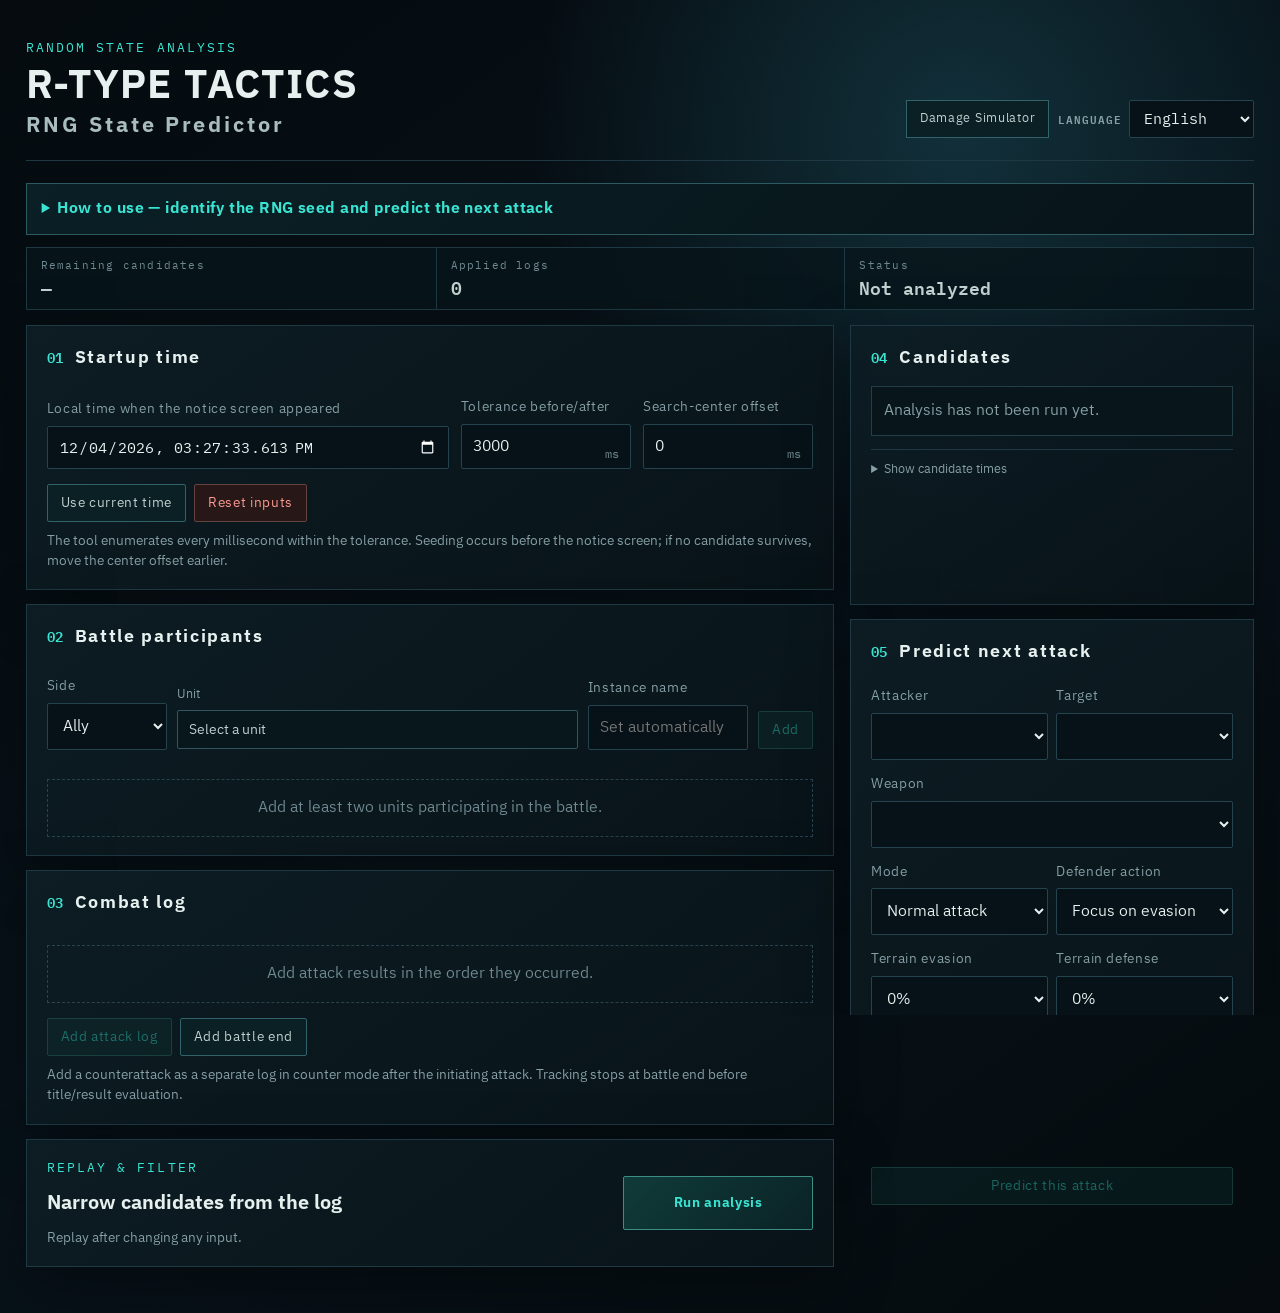
<file: rng.html>
<!doctype html>
<html lang="ja">

<head>
  <meta charset="utf-8">
  <meta name="viewport" content="width=device-width, initial-scale=1">
  <meta name="description" content="R-TYPE TACTICSの戦闘ログから乱数の状態を絞り込み、次の攻撃結果を予測するツール。">
  <meta name="theme-color" content="#071015">
  <title>R-TYPE TACTICS 乱数状態推定器</title>
  <link rel="icon"
    href="data:image/svg+xml,%3Csvg%20xmlns='http://www.w3.org/2000/svg'%20viewBox='0%200%2016%2016'%3E%3Crect%20width='16'%20height='16'%20fill='%23071015'/%3E%3Ctext%20x='8'%20y='12.5'%20font-family='monospace'%20font-size='11'%20font-weight='bold'%20fill='%2339e5d2'%20text-anchor='middle'%3ER%3C/text%3E%3C/svg%3E">
  <link rel="preconnect" href="https://fonts.googleapis.com">
  <link rel="preconnect" href="https://fonts.gstatic.com" crossorigin>
  <link
    href="https://fonts.googleapis.com/css2?family=IBM+Plex+Mono:wght@400;500;600&family=IBM+Plex+Sans+JP:wght@400;500;700&display=swap"
    rel="stylesheet">
  <link rel="stylesheet" href="styles.css">
  <link rel="stylesheet" href="rng.css">
</head>

<body data-app="rng">
  <main class="shell rng-shell">
    <header class="hero">
      <div>
        <p class="eyebrow">RANDOM STATE ANALYSIS</p>
        <h1>R-TYPE TACTICS<br><span data-i18n="rng.hero.subtitle">乱数状態推定器</span></h1>
      </div>
      <div class="hero-actions">
        <a class="rng-nav-link" href="index.html" data-i18n="rng.hero.simulator">ダメージシミュレータ</a>
        <label class="language-control" for="languageSelect"><span>LANGUAGE</span>
          <select id="languageSelect" aria-label="表示言語" data-i18n-aria-label="hero.languageLabel" data-i18n-ignore>
            <option value="ja">日本語</option>
            <option value="en">English</option>
          </select>
        </label>
      </div>
    </header>

    <details class="rng-guide">
      <summary data-i18n="rng.guide.summary">使い方 — 乱数シードの特定から次の攻撃予測まで</summary>
      <div class="rng-guide-body">
        <p data-i18n="rng.guide.intro">
          このツールはR-Type Tactics I•II
          Cosmosで乱数シードを特定するためのものです。シードを特定し、次に起きる攻撃イベントが命中するか、そしてその際のダメージ量を確定的に算出できます。(Steam版で試しているので他プラットフォームで同様に動作できるかは未検証)
        </p>
        <ol>
          <li data-i18n="rng.guide.step1">
            ゲームを起動し、「ご注意」画面が表示されたら、すぐ（3秒以内）にこのページの「現在時刻を入力」ボタンを押します。PCの現在時刻が起動時刻欄に設定されます。
          </li>
          <li data-i18n="rng.guide.step2">
            好きなマップへ出撃し、敵へ与えたダメージや敵から受けたダメージなど、発生した戦闘結果を順番に戦闘ログへ入力します。
          </li>
          <li data-i18n="rng.guide.step3">
            ログを何件か入力したら「解析を実行」を押します。入力されたログと一致しない乱数シードを除外し、残った候補を表示します。
          </li>
          <li data-i18n="rng.guide.step4">
            シードが1個になったら「このシードで予測モードへ移行」を押します。以後は攻撃を予測し、ゲーム内で実行したものだけを簡易ログへ追加すると、次の命中・回避とダメージを続けて予測できます。
          </li>
        </ol>
        <aside class="rng-guide-tip">
          <strong data-i18n="rng.guide.tipTitle">早く絞り込むコツ</strong>
          <p data-i18n="rng.guide.tip">
            編隊ユニットの損耗機数より、HP制ユニットの変更前→変更後HPを記録する方が一度に得られる情報量が多く、候補を早く減らせます。
          </p>
          <p data-i18n="rng.guide.recommend">
            TAC2前編「No.17 氷の星－天王星」がおすすめです。開始地点の近くにHP制オブジェクト「氷塊・中」があるため、これをバルカンなどで攻撃し、削れていくHPを順次記録すると楽に絞り込めます。
          </p>
        </aside>
        <p class="rng-guide-warning" data-i18n="rng.guide.persistence">
          ミッションを中断しても、そのゲームプロセス内で進んだ乱数の消費状態はリセットされません。ゲームを終了せずに別のミッションを選び直せば、引き続きそのミッション中の乱数を予測できます。
        </p>
        <p class="rng-guide-warning" data-i18n="rng.guide.titleRngWarning">
          ステージをクリアすると、称号を決定するために乱数が複数回（候補となる称号の数だけ）消費され、その後の予測ができなくなります。これを抑制し、ステージクリア後にも引き続き使えるようにするには、「総合情報」→「指揮官プロフィール」から「通り名更新設定」を「更新なし」にしてください。
        </p>
      </div>
    </details>

    <section class="rng-status-strip" aria-live="polite">
      <div><span data-i18n="rng.status.candidates">残存候補</span><strong id="candidateCount">—</strong></div>
      <div><span id="statusLogLabel" data-i18n="rng.status.logs">適用ログ</span><strong id="appliedLogCount">0</strong>
      </div>
      <div><span data-i18n="rng.status.state">状態</span><strong id="analysisStatus" class="status-idle"
          data-i18n="rng.status.notRun">未解析</strong></div>
    </section>

    <section id="predictionModeBanner" class="prediction-mode-banner" hidden>
      <div>
        <p class="eyebrow">PREDICTION MODE</p>
        <strong data-i18n="rng.mode.active">シード特定済み — 予測モード</strong>
        <span data-i18n="rng.mode.hint">予測した攻撃を実行後、簡易ログへ追加すると次の乱数状態へ進みます。</span>
      </div>
      <button id="leavePredictionMode" type="button" class="danger-button"
        data-i18n="rng.mode.leave">調査を最初からやり直す</button>
    </section>

    <section class="rng-layout">
      <div class="rng-main">
        <section id="analysisSeedPanel" class="panel rng-panel">
          <div class="panel-title"><b>01</b>
            <h2 data-i18n="rng.seed.title">起動時刻</h2>
          </div>
          <div class="rng-seed-grid">
            <label>
              <span data-i18n="rng.seed.noticeTime">「ご注意」画面が表示されたローカル時刻</span>
              <input id="noticeTime" type="datetime-local" step="0.001">
            </label>
            <label>
              <span data-i18n="rng.seed.tolerance">前後の許容誤差</span>
              <span class="input-with-unit"><input id="timeTolerance" type="number" min="0" max="60000" step="100"
                  value="3000"><i>ms</i></span>
            </label>
            <label>
              <span data-i18n="rng.seed.offset">探索中心の補正</span>
              <span class="input-with-unit"><input id="timeOffset" type="number" min="-60000" max="60000" step="100"
                  value="0"><i>ms</i></span>
            </label>
          </div>
          <div class="rng-inline-actions">
            <button id="setNow" type="button" class="secondary-button" data-i18n="rng.seed.now">現在時刻を入力</button>
            <button id="resetAll" type="button" class="danger-button" data-i18n="rng.seed.reset">入力を初期化</button>
          </div>
          <p class="hint" data-i18n="rng.seed.hint">入力した時刻±許容誤差を1ms刻みで列挙します。シード生成は「ご注意」画面より前なので、候補が0なら中心補正を負方向へ広げてください。
          </p>
        </section>

        <section id="rosterPanel" class="panel rng-panel">
          <div class="panel-title"><b>02</b>
            <h2 id="rosterTitle" data-i18n="rng.roster.title">戦場ユニット</h2>
          </div>
          <div class="roster-adder">
            <label id="rosterSideControl">
              <span data-i18n="rng.roster.side">所属</span>
              <select id="rosterSide">
                <option value="ally" data-i18n="rng.roster.ally">味方</option>
                <option value="enemy" data-i18n="rng.roster.enemy">敵</option>
              </select>
            </label>
            <div class="roster-unit-choice">
              <span data-i18n="rng.roster.unit">ユニット</span>
              <button id="openRosterUnitPicker" type="button" class="unit-picker-trigger"></button>
            </div>
            <label>
              <span data-i18n="rng.roster.name">個体名</span>
              <input id="rosterName" type="text" placeholder="自動設定" data-i18n-placeholder="rng.roster.namePlaceholder">
            </label>
            <button id="addRoster" type="button" class="primary-button" data-i18n="rng.roster.add">追加</button>
          </div>
          <div id="rosterList" class="roster-list"></div>
          <p id="rosterEmpty" class="empty-state" data-i18n="rng.roster.empty">攻撃に参加するユニットを2体以上追加してください。</p>
        </section>

        <section id="analysisLogsPanel" class="panel rng-panel">
          <div class="panel-title"><b>03</b>
            <h2 data-i18n="rng.logs.title">戦闘ログ</h2>
          </div>
          <div id="logList" class="combat-log-list"></div>
          <p id="logEmpty" class="empty-state" data-i18n="rng.logs.empty">攻撃結果を発生順に追加します。</p>
          <div class="rng-inline-actions">
            <button id="addLog" type="button" class="primary-button" data-i18n="rng.logs.add">攻撃ログを追加</button>
            <button id="markBattleEnd" type="button" class="secondary-button" data-i18n="rng.logs.end">戦闘終了を追加</button>
          </div>
          <p class="hint" data-i18n="rng.logs.hint">反撃は、通常攻撃の次に「反撃」モードの別ログとして追加します。称号判定が始まる戦闘終了以後は追跡しません。</p>
        </section>

        <section id="analysisRunPanel" class="panel rng-panel analyze-panel">
          <div>
            <p class="eyebrow">REPLAY & FILTER</p>
            <h2 data-i18n="rng.analyze.title">ログから候補を絞り込む</h2>
            <p id="dirtyMessage" class="hint" data-i18n="rng.analyze.dirty">入力を変更したら再解析してください。</p>
          </div>
          <button id="runAnalysis" type="button" class="analyze-button" data-i18n="rng.analyze.run">解析を実行</button>
        </section>

        <section id="predictionLogPanel" class="panel rng-panel prediction-log-panel" hidden>
          <div class="panel-title"><b>LOG</b>
            <h2 data-i18n="rng.predictionLog.title">簡易戦闘ログ</h2>
          </div>
          <div id="predictionLogSummary" class="prediction-log-summary"></div>
          <ol id="predictionLogList" class="prediction-log-list"></ol>
          <div class="prediction-log-composer">
            <div class="prediction-log-actions">
              <button type="button" class="primary-button" data-prediction-event="attack"
                data-i18n="rng.predictionLog.attack">攻撃した／された</button>
              <button type="button" class="secondary-button" data-prediction-event="charged-attack"
                data-i18n="rng.predictionLog.charged">チャージ攻撃した／された</button>
              <button type="button" class="secondary-button" data-prediction-event="stage-clear"
                data-i18n="rng.predictionLog.stageClear">ステージクリアした</button>
            </div>
          </div>
        </section>
      </div>

      <aside class="rng-side">
        <section id="analysisResultPanel" class="panel rng-panel result-panel">
          <div class="panel-title"><b>04</b>
            <h2 id="resultPanelTitle" data-i18n="rng.results.title">候補</h2>
          </div>
          <div id="uniqueState" class="unique-state" hidden>
            <span data-i18n="rng.results.unique">乱数状態を一意に特定</span>
            <strong id="uniqueStateHex"></strong>
            <small id="uniqueSeedTime"></small>
            <button id="enterPredictionMode" type="button" class="primary-button wide-button"
              data-i18n="rng.mode.enter">このシードで予測モードへ移行</button>
          </div>
          <div id="candidateSummary" class="candidate-summary">
            <p data-i18n="rng.results.notRun">まだ解析していません。</p>
          </div>
          <ol id="filterSteps" class="filter-steps"></ol>
          <details id="candidateDetails" class="candidate-details">
            <summary data-i18n="rng.results.showTimes">候補時刻を表示</summary>
            <div id="candidateTimes" class="candidate-times"></div>
          </details>
        </section>

        <section class="panel rng-panel prediction-panel">
          <div class="panel-title"><b>05</b>
            <h2 data-i18n="rng.predict.title">次の攻撃を予測</h2>
          </div>
          <div id="predictionForm"></div>
          <button id="runPrediction" type="button" class="primary-button wide-button"
            data-i18n="rng.predict.run">この攻撃を予測</button>
          <div id="predictionResult" class="prediction-result">
            <p data-i18n="rng.predict.notReady">解析後に、次の攻撃条件を指定してください。</p>
          </div>
        </section>
      </aside>
    </section>
  </main>

  <dialog id="rosterUnitPicker" class="rng-unit-picker">
    <form method="dialog" class="rng-unit-picker-shell">
      <div class="rng-unit-picker-head">
        <div>
          <p class="eyebrow">SELECT UNIT</p>
          <h2 data-i18n="rng.picker.title">ユニットを選択</h2>
        </div>
        <button value="cancel" class="icon-button" aria-label="閉じる" data-i18n-aria-label="rng.picker.close">×</button>
      </div>
      <label class="rng-picker-search">
        <span data-i18n="rng.roster.search">ユニット検索</span>
        <input id="rosterPickerSearch" type="search" placeholder="名前・ユニットID"
          data-i18n-placeholder="rng.picker.searchPlaceholder" autocomplete="off">
      </label>
      <div class="rng-picker-meta">
        <span id="rosterPickerSide"></span>
        <b id="rosterPickerCount"></b>
      </div>
      <div id="rosterPickerList" class="rng-picker-list"></div>
      <p id="rosterPickerEmpty" class="empty-state" data-i18n="rng.picker.empty">一致するユニットがありません。</p>
    </form>
  </dialog>

  <script src="i18n.js"></script>
  <script src="data.js"></script>
  <script src="rng-core.js"></script>
  <script src="rng-app.js"></script>
</body>

</html>
</file>
<file: styles.css>
/* ===== 変数・基本 ===== */
:root {
  --bg: #071015;
  --line: #1e3943;
  --text: #e6f0ef;
  /* インク階調: 強→弱。すべて背景と同系の青緑にわずかに寄せる */
  --ink-strong: #c3d3d2;
  --ink-soft: #a9bcbe;
  --muted: #87a1a7;
  --faint: #6f8990;
  --cyan: #39e5d2;
  --amber: #f0aa4b;
  --red: #ff6b5e;
  --sans: "IBM Plex Sans JP", "Noto Sans JP", system-ui, sans-serif;
  --mono: "IBM Plex Mono", ui-monospace, SFMono-Regular, Menlo, monospace;
}
* { box-sizing: border-box }
[hidden] { display: none !important }
body {
  margin: 0;
  background: radial-gradient(circle at 75% 10%, #12303a 0, transparent 28%), linear-gradient(145deg, #050b0f, #071219 55%, #050b0e);
  color: var(--text);
  font-family: var(--sans);
  font-size: 15px;
  line-height: 1.6;
  min-height: 100vh;
}
::selection { background: #39e5d236 }
:focus-visible { outline: 2px solid var(--cyan); outline-offset: 2px }
@media (prefers-reduced-motion: reduce) {
  *, *::before, *::after { transition: none !important; animation: none !important }
  .knowledge-content { scroll-behavior: auto }
}
button { font-family: inherit }
/* IBM Plex Monoは600までしか読み込まないため、等幅の強調は600で統一し疑似ボールドを避ける */
.damage-card>strong, .probability strong, .intercept-readout>strong, .tackle-self-value strong,
.modifier-badge strong, .knowledge-cards strong, .panel-title b, .knowledge-section-title>b, .summary dd { font-weight: 600 }
input[type=number] { font-family: var(--mono) }
.shell { width: min(1440px, 94vw); margin: auto; padding: 38px 0 24px }

/* ===== ヘッダー ===== */
.hero { display: flex; align-items: flex-end; justify-content: space-between; gap: 9px; border-bottom: 1px solid var(--line); padding-bottom: 22px; margin-bottom: 22px }
.eyebrow, .result-head { font-family: var(--mono); letter-spacing: .16em }
.eyebrow { font-size: 13px; color: var(--cyan); margin: 0 0 10px }
.hero h1 { font-size: clamp(25px, 3vw, 43px); line-height: .9; letter-spacing: .03em; margin: 0 }
.hero h1 span { font-size: .54em; color: var(--ink-soft); letter-spacing: .14em }
.hero-actions { display: flex; align-items: center; justify-content: flex-end; gap: 9px; flex-wrap: wrap }
.language-control { display: flex; align-items: center; gap: 8px; margin: 0 0 0 auto; color: var(--muted); font: 600 11px/1 "IBM Plex Mono", monospace; letter-spacing: .08em }
.language-control select { min-width: 112px; height: 38px; margin-top: 0; padding: 0 30px 0 10px }
.knowledge-open { height: 38px; border: 1px solid #32636a; background: #0b2025; color: var(--ink-strong); padding: 0 13px; font-size: 13px; letter-spacing: .08em; cursor: pointer }
.knowledge-open.tool-link { display: inline-flex; align-items: center; text-decoration: none }
.knowledge-open:hover, .knowledge-open:focus-visible { border-color: var(--cyan); color: var(--cyan); outline: none }
.knowledge-open .tool-icon { width: 18px; height: 18px; margin-right: 6px; fill: none; stroke: currentColor; stroke-width: 1.8; stroke-linecap: round; stroke-linejoin: round; vertical-align: -4px }
.knowledge-open .tool-icon .icon-dot { fill: currentColor; stroke: none }

/* ===== レイアウト・パネル ===== */
.disclaimer { font-size: 13px; color: var(--muted); line-height: 1.55; margin: -12px 0 18px }

.workspace { display: grid; grid-template-columns: minmax(0, 1.65fr) minmax(350px, .7fr); gap: 20px }
.workspace > * { min-width: 0 }
.inputs { display: grid; gap: 14px }
.inputs > * { min-width: 0 }
.panel, .results { background: linear-gradient(145deg, rgba(13, 29, 36, .97), rgba(8, 19, 24, .97)); border: 1px solid var(--line); box-shadow: 0 18px 60px #0005 }
.panel { padding: 18px 20px }
.panel-title { display: flex; gap: 12px; align-items: center; margin-bottom: 15px }
.panel-title b { color: var(--cyan); font-family: var(--mono); font-size: 14px }
.panel-title h2 { font-size: 17px; letter-spacing: .1em; margin: 0 }
.swap-units { margin-left: auto; padding: 6px 11px; border: 1px solid #32636a; background: #0b2025; color: var(--ink-strong); font-size: 12px; letter-spacing: .06em; cursor: pointer }
.swap-units:hover:not(:disabled), .swap-units:focus-visible { border-color: var(--cyan); color: var(--cyan); outline: none }
.swap-units:disabled { border-color: #2a3b41; color: var(--faint); cursor: not-allowed }
.swap-units i { font-style: normal; margin-right: 4px }
.grid { display: grid; gap: 12px; align-items: end }
.grid > * { min-width: 0 }
.grid.two { grid-template-columns: repeat(2, minmax(0, 1fr)) }
.grid.three { grid-template-columns: repeat(3, minmax(0, 1fr)) }
.grid.four { grid-template-columns: repeat(4, minmax(0, 1fr)) }
.grid.five { grid-template-columns: repeat(5, minmax(0, 1fr)) }
.grid.six { grid-template-columns: repeat(6, minmax(0, 1fr)) }

/* ===== フォーム ===== */
label { display: block; color: var(--muted); font-size: 13px; letter-spacing: .05em; margin-top: 11px }
select, input[type=search], input[type=number], input[type=text] { width: 100%; margin-top: 6px; background: #071218; border: 1px solid #25434e; color: var(--text); padding: 10px 11px; border-radius: 2px; outline: none; font-family: inherit; font-size: 15px }
select:focus, input:focus { border-color: var(--cyan); box-shadow: 0 0 0 1px #39e5d244 }
select:disabled, input[type=number]:disabled, input[type=number]:read-only, input[type=text]:read-only { opacity: 1; background: #1b2225; border-color: #4c595d; color: var(--faint); box-shadow: inset 4px 0 0 #657478; cursor: not-allowed }
input[type=text]:read-only { color: var(--ink-soft) }
.meta-line, .hint { font-size: 13px; color: var(--muted); margin: 9px 0 0; line-height: 1.55 }
.meta-line { color: var(--ink-strong); min-height: 20px }
.unit-picker-field { margin-top: 11px }
.form-field-label { display: block; color: var(--muted); font-size: 13px; letter-spacing: .05em }
.unit-native-select { display: none }
.unit-picker-trigger { display: flex; align-items: center; justify-content: space-between; gap: 14px; width: 100%; min-height: 67px; margin-top: 6px; padding: 10px 12px; border: 1px solid #2c5661; border-left: 3px solid var(--cyan); border-radius: 2px; background: linear-gradient(135deg, #0a1c22, #071218); color: var(--text); text-align: left; cursor: pointer }
.unit-picker-trigger:hover, .unit-picker-trigger:focus-visible { border-color: var(--cyan); background: #0c242a; outline: none }
.unit-picker-trigger>span { min-width: 0 }
.unit-picker-trigger strong, .unit-picker-trigger small { display: block; overflow: hidden; text-overflow: ellipsis; white-space: nowrap }
.unit-picker-trigger strong { color: var(--text); font-size: 16px; letter-spacing: .03em }
.unit-id-suffix { margin-left: .7em; color: #60747b; font-family: var(--mono); font-size: .72em; font-weight: 400; letter-spacing: .02em; opacity: .78 }
.unit-picker-trigger small { margin-top: 3px; color: var(--faint); font-family: var(--mono); font-size: 11px }
.unit-picker-trigger>b { flex: 0 0 auto; padding: 4px 9px; border: 1px solid #37646b; color: var(--cyan); font-family: var(--mono); font-size: 11px; font-weight: 500; letter-spacing: .08em }
.checks { display: flex; gap: 22px; flex-wrap: wrap; margin-top: 10px }
.checks label { display: flex; align-items: center; gap: 7px }
.checks input { accent-color: var(--cyan) }
.checks label.disabled-control { opacity: .4; cursor: not-allowed }
.checks label.available-control { color: var(--ink-strong) }
.fixed-badge { display: inline-block; margin-left: 6px; padding: 1px 5px; border: 1px solid #68767a; background: #30383b; color: #d4dcdd; font-size: 12px; letter-spacing: .08em; vertical-align: 1px }
.fixed-badge.is-variable { border-color: #3a817d; background: #12312f; color: var(--cyan) }
.condition-badge { display: inline-block; margin-left: 3px; padding: 2px 6px; border: 1px solid #34545d; background: #10242a; color: var(--muted); font-family: var(--mono); font-size: 12px; letter-spacing: .02em; white-space: nowrap }
.guaranteed-hit-badge { border-color: #a76f31; background: #332112; color: #ffd28b; font-weight: 700 }
.checks label.available-control .condition-badge { border-color: #7d6033; background: #2a2115; color: #f0b965 }
.reaction-checks { margin-top: 14px; padding: 10px 12px; border: 1px solid #294b52; background: #0a191e }
.reaction-checks label { margin-top: 0; color: var(--ink-soft) }
.reaction-checks label.available-control { color: var(--cyan) }
.intercept-options { margin: 12px 0 0; padding: 9px 11px; border: 1px solid #294b52; background: #0a191e }
.intercept-options label { margin-top: 0; color: var(--ink-soft) }
.intercept-options label.available-control { color: var(--cyan) }

/* ===== 迎撃パネル ===== */
.intercept-panel { margin-top: 16px; padding: 14px; border: 1px solid #2a5960; background: linear-gradient(135deg, #0b2226, #0a171c); transition: opacity .15s, border-color .15s }
.intercept-panel.is-unavailable { border-color: #2a3d43; background: #10191d }
.intercept-heading { display: flex; align-items: center; justify-content: space-between; gap: 12px }
.intercept-heading div>span { display: block; color: #5d9698; font-family: var(--mono); font-size: 11px; letter-spacing: .16em }
.intercept-heading div>strong { display: block; margin-top: 2px; color: var(--ink-strong); font-size: 14px; letter-spacing: .08em }
.intercept-heading>b { padding: 4px 8px; border: 1px solid #3c6c70; background: #102d30; color: var(--cyan); font-family: var(--mono); font-size: 12px; font-weight: 500 }
.intercept-panel.is-unavailable .intercept-heading>b { border-color: #46545a; background: #202a2e; color: var(--muted) }
.intercept-readout { display: grid; grid-template-columns: auto auto; align-items: end; gap: 2px 12px; margin-top: 12px; padding: 10px 12px; border-left: 3px solid var(--cyan); background: #071419 }
.intercept-readout>span { color: var(--muted); font-size: 12px }
.intercept-readout>strong { grid-row: 1 / span 2; grid-column: 2; font-family: var(--mono); font-size: 27px; line-height: 1; color: var(--cyan) }
.intercept-readout>small { color: var(--faint); font-family: var(--mono); font-size: 12px; line-height: 1.45 }
.intercept-panel.is-unavailable .intercept-readout { border-left-color: var(--faint) }
.intercept-panel.is-unavailable .intercept-readout>strong { color: var(--muted) }

/* ===== 結果カラム ===== */
.results { position: sticky; top: 16px; align-self: start; padding: 21px }
.result-head { color: var(--cyan); font-size: 12px; display: flex; align-items: center; gap: 12px }
.result-head i { height: 1px; background: var(--line); flex: 1 }
.damage-card { padding: 27px 0; border-bottom: 1px solid var(--line) }
.probability p, .damage-card p { font-size: 14px; color: var(--muted); margin: 0 }
.damage-card>strong { display: inline-block; margin-top: 8px; font-family: var(--mono); font-size: 58px; line-height: 1; color: #ffc066 }
.damage-card>span { display: inline-block; margin-left: 12px; font-size: 19px; font-weight: 700; color: var(--amber); vertical-align: 5px; letter-spacing: .02em }
.battle-modifier { display: grid; grid-template-columns: auto 1fr; align-items: center; gap: 2px 12px; width: fit-content; margin-top: 14px; padding: 8px 12px; border-left: 3px solid var(--faint); background: #0a171c }
.battle-modifier>span { color: var(--muted); font-size: 11px; letter-spacing: .08em }
.battle-modifier>b { grid-row: 1 / span 2; grid-column: 1; min-width: 58px; font-size: 22px; line-height: 1; letter-spacing: -.15em; text-align: center }
.battle-modifier>small { color: var(--faint); font-size: 11px; line-height: 1.35 }
.battle-modifier.is-positive { border-left-color: var(--cyan); background: #0c2425 }
.battle-modifier.is-positive>b { color: var(--cyan) }
.battle-modifier.is-negative { border-left-color: var(--red); background: #251718 }
.battle-modifier.is-negative>b { color: #ff998e }
.battle-modifier.is-neutral>b { color: var(--muted) }
.range { display: flex; align-items: center; gap: 10px; margin-top: 16px; font-family: var(--mono) }
.range-track { position: relative; flex: 1 }
.range-track > i { display: block; height: 2px; background: linear-gradient(90deg, var(--cyan), var(--amber)) }
.range-segments { display: flex; gap: 2px; height: 16px }
.range-seg { display: flex; align-items: center; justify-content: center; overflow: hidden; white-space: nowrap; font-size: 10px; letter-spacing: .02em; color: #06181d }
.range-seg.is-narrow span { display: none }
.range-mean { position: absolute; top: -11px; transform: translateX(-50%); font-size: 8px; line-height: 1; color: var(--ink-strong) }
.range-label { display: flex; justify-content: space-between; font-size: 12px; color: var(--muted); margin-top: 3px }
.probability { padding: 32px 0 26px; border-bottom: 1px solid var(--line) }
.probability strong { display: block; font-family: var(--mono); font-size: 42px; line-height: 1.1; margin: 8px 0 }
.probability small { font-size: .45em; color: var(--cyan) }
.bar { height: 5px; background: #182c33; margin: 13px 0 9px }
.bar i { display: block; height: 100%; width: 0; background: linear-gradient(90deg, var(--cyan), var(--amber)); box-shadow: 0 0 9px #39e5d280; transition: width .2s }
.probability>span { font-size: 14px; color: var(--ink-strong) }
.summary { margin: 0; padding: 16px 0 }
.summary div { display: flex; justify-content: space-between; padding: 8px 0; border-bottom: 1px solid #172b33 }
.summary dt { font-size: 13px; color: var(--muted) }
.summary dd { font-family: var(--mono); font-size: 14px; margin: 0; text-align: right }
.formula-note { font-family: var(--mono); font-size: 13px; color: var(--faint); line-height: 1.6; margin: 2px 0 0 }
.formula-note.warning { color: var(--red) }
.results-details { border-bottom: 1px solid var(--line) }
.results-details summary { cursor: pointer; list-style: none; padding: 13px 0; font-family: var(--mono); font-size: 12px; letter-spacing: .14em; color: var(--muted); user-select: none }
.results-details summary::-webkit-details-marker { display: none }
.results-details summary::before { content: "▸"; display: inline-block; margin-right: 8px; color: var(--cyan); transition: transform .15s }
.results-details[open] summary::before { transform: rotate(90deg) }
.results-details summary:hover, .results-details summary:focus-visible { color: var(--cyan); outline: none }
.results-details[open] summary { border-bottom: 1px solid #172b33 }
.results-details>*:last-child { margin-bottom: 14px }
.formula-box { margin-top: 14px; border: 1px solid #172b33; background: #0a161c; padding: 10px 12px }
.formula-box-title { font-family: var(--mono); font-size: 12px; letter-spacing: .14em; color: var(--faint); margin: 0 0 7px }
.formula-rows { display: grid; grid-template-columns: max-content 1fr max-content; gap: 3px 9px; font-size: 13px; color: var(--muted); line-height: 1.5; font-variant-numeric: tabular-nums }
.formula-rows>div { display: contents }
.formula-rows i { font-style: normal; font-family: var(--mono); text-align: center; color: var(--faint) }
.formula-rows b { font-family: var(--mono); font-weight: 600; text-align: right; color: var(--ink-strong); white-space: nowrap }
.formula-rows .is-result span { color: var(--ink-strong) }
.formula-rows .is-result b, .formula-rows .is-result i { color: var(--cyan) }

/* ===== 補正バッジ ===== */
.modifier-block { padding: 17px 0; border-bottom: 1px solid var(--line) }
.modifier-title { margin: 0 0 9px; color: var(--faint); font-family: var(--mono); font-size: 11px; letter-spacing: .14em }
.modifier-badges { display: flex; gap: 8px }
.modifier-badge { min-width: 0; flex: 1; padding: 9px 10px; border: 1px solid #29434b; background: #0a171c }
.modifier-badge span { display: block; min-height: 36px; color: var(--muted); font-size: 13px; line-height: 1.35 }
.modifier-badge strong { display: block; margin-top: 3px; font-family: var(--mono); font-size: 21px; line-height: 1 }
.modifier-badge.is-positive { border-color: #24776f; background: #0c2425 }
.modifier-badge.is-positive strong { color: var(--cyan) }
.modifier-badge.is-negative { border-color: #8a493f; background: #251718 }
.modifier-badge.is-negative strong { color: var(--red) }
.modifier-badge.is-neutral strong { color: var(--muted) }

/* ===== 体当たり反動カード ===== */
.tackle-self-card { padding: 15px 14px; border-bottom: 1px solid #663b35; background: linear-gradient(135deg, #281716, #121719) }
.tackle-self-head { display: flex; align-items: center; justify-content: space-between; gap: 10px }
.tackle-self-head span { color: #b96a61; font-family: var(--mono); font-size: 11px; letter-spacing: .14em }
.tackle-self-head b { color: #ff998e; font-size: 12px; letter-spacing: .05em }
.tackle-self-value { display: flex; align-items: baseline; gap: 10px; margin-top: 8px }
.tackle-self-value strong { color: var(--red); font-family: var(--mono); font-size: 34px; line-height: 1 }
.tackle-self-value span { color: #e2a39d; font-size: 13px; font-weight: 700 }
.tackle-self-card>p { margin: 8px 0 0; color: #9b6f6b; font-family: var(--mono); font-size: 12px; line-height: 1.55 }

/* ===== ユニット選択ダイアログ ===== */
.unit-picker-dialog { width: min(980px, 94vw); height: min(820px, 90vh); max-width: none; max-height: none; padding: 0; border: 1px solid #31505a; background: #081319; color: var(--text); box-shadow: 0 28px 100px #000c }
.unit-picker-dialog::backdrop { background: #02080ce6; backdrop-filter: blur(5px) }
.unit-picker-shell { display: flex; flex-direction: column; height: 100%; background: radial-gradient(circle at 90% 0, #12333b 0, transparent 30%), linear-gradient(145deg, #0b1a20, #071116) }
.unit-picker-head { display: flex; align-items: center; justify-content: space-between; gap: 18px; padding: 18px 22px; border-bottom: 1px solid var(--line) }
.unit-picker-head p { margin: 0 0 3px; color: var(--cyan); font-family: var(--mono); font-size: 11px; letter-spacing: .2em }
.unit-picker-head h2 { display: inline; margin: 0; font-size: 20px; letter-spacing: .08em }
.unit-picker-head div>span { margin-left: 10px; padding: 3px 7px; border: 1px solid #3d676c; color: var(--cyan); font-family: var(--mono); font-size: 11px }
.unit-picker-head>button { width: 38px; height: 38px; border: 1px solid #38535b; background: #0b171c; color: var(--ink-soft); font-size: 24px; line-height: 1; cursor: pointer }
.unit-picker-head>button:hover, .unit-picker-head>button:focus-visible { border-color: var(--cyan); color: var(--cyan); outline: none }
.unit-picker-tools { display: grid; grid-template-columns: minmax(180px, .75fr) minmax(0, 1.5fr); gap: 12px 18px; padding: 16px 22px; border-bottom: 1px solid var(--line); background: #08151a }
.unit-picker-tools>label { margin: 0 }
.unit-picker-tools input { height: 44px }
.unit-filter-toggle { display: none }
.unit-filter-groups { display: grid; grid-template-columns: max-content minmax(0, 1fr); align-items: center; gap: 12px 9px; min-width: 0 }
.unit-filter-group { display: contents }
.unit-filter-group>span { color: var(--faint); font-family: var(--mono); font-size: 11px; letter-spacing: .08em; white-space: nowrap }
.unit-filter-group>div { display: flex; min-width: 0; gap: 6px; flex-wrap: nowrap; overflow-x: auto }
.unit-filter-group button { padding: 6px 10px; border: 1px solid #304c55; background: #0a171c; color: var(--muted); font-size: 12px; white-space: nowrap; cursor: pointer }
.unit-filter-group button:hover { border-color: #4b7a80; color: var(--ink-strong) }
.unit-filter-group button[aria-pressed="true"] { border-color: var(--cyan); background: #0b292a; color: var(--cyan) }
.unit-picker-result-head { display: flex; align-items: center; justify-content: space-between; gap: 12px; padding: 10px 22px; border-bottom: 1px solid #172f38; color: var(--faint); font-size: 12px }
.unit-picker-result-head>span { color: var(--cyan); font-family: var(--mono) }
.unit-picker-list { display: grid; grid-template-columns: repeat(2, minmax(0, 1fr)); grid-auto-rows: max-content; align-content: start; gap: 8px; flex: 1; min-height: 0; padding: 12px 16px 20px; overflow-y: auto }
.unit-picker-item { position: relative; display: flex; flex-direction: column; align-items: flex-start; min-width: 0; padding: 11px 12px; border: 1px solid #263f47; border-left: 3px solid #31525b; background: #09161b; color: var(--text); text-align: left; cursor: pointer }
.unit-picker-item:hover, .unit-picker-item:focus-visible { border-color: #4c7b80; background: #0c2025; outline: none }
.unit-picker-item[aria-selected="true"] { border-color: var(--cyan); border-left-color: var(--cyan); background: #0b2728; box-shadow: inset 0 0 0 1px #39e5d229 }
.unit-picker-item>strong { max-width: 100%; overflow: hidden; color: var(--ink-strong); font-size: 14px; text-overflow: ellipsis; white-space: nowrap }
.unit-picker-item>small { margin-top: 7px; color: var(--faint); font-family: var(--mono); font-size: 11px }
.unit-picker-item-badges { display: flex; gap: 5px; flex-wrap: wrap; margin-top: 6px }
.unit-picker-badge { padding: 2px 6px; border: 1px solid #3a5259; background: #111d21; color: var(--muted); font-style: normal; font-size: 10px; letter-spacing: .04em }
.unit-picker-badge.faction-human { border-color: #376e7c; background: #0b222b; color: #77d9ed }
.unit-picker-badge.faction-bydo { border-color: #704953; background: #27171d; color: #ef8da0 }
.unit-picker-badge.faction-other { border-color: #6c643a; background: #252213; color: #decf72 }
.unit-picker-empty { margin: auto; padding: 30px; color: var(--faint); text-align: center }

/* ===== 武器一覧ダイアログ ===== */
.weapon-database-dialog { width: min(1320px, 96vw); height: min(860px, 92vh); max-width: none; max-height: none; padding: 0; border: 1px solid #31505a; background: #081319; color: var(--text); box-shadow: 0 28px 100px #000c }
.weapon-database-dialog::backdrop { background: #02080ce6; backdrop-filter: blur(5px) }
.weapon-database-shell { display: flex; flex-direction: column; height: 100%; background: radial-gradient(circle at 90% 0, #12333b 0, transparent 30%), linear-gradient(145deg, #0b1a20, #071116) }
.weapon-database-head { display: flex; align-items: center; justify-content: space-between; gap: 18px; padding: 18px 22px; border-bottom: 1px solid var(--line) }
.weapon-database-head p { margin: 0 0 3px; color: var(--cyan); font-family: var(--mono); font-size: 11px; letter-spacing: .2em }
.weapon-database-head h2 { margin: 0; font-size: 20px; letter-spacing: .08em }
.weapon-database-head>button { width: 38px; height: 38px; border: 1px solid #38535b; background: #0b171c; color: var(--ink-soft); font-size: 24px; line-height: 1; cursor: pointer }
.weapon-database-head>button:hover, .weapon-database-head>button:focus-visible { border-color: var(--cyan); color: var(--cyan); outline: none }
.weapon-database-tools { display: grid; grid-template-columns: minmax(260px, 1.5fr) repeat(3, minmax(150px, .7fr)); gap: 12px; padding: 14px 22px 16px; border-bottom: 1px solid var(--line); background: #08151a }
.weapon-database-tools>label { min-width: 0; margin: 0 }
.weapon-filter-groups { display: contents }
.weapon-database-tools input, .weapon-database-tools select { height: 42px }
.weapon-database-result-head { display: flex; align-items: center; justify-content: space-between; gap: 12px; padding: 9px 22px; border-bottom: 1px solid #172f38; color: var(--faint); font-size: 12px }
.weapon-database-result-head>span { color: var(--cyan); font-family: var(--mono) }
.weapon-database-table-wrap { flex: 1; min-height: 0; overflow: auto }
.weapon-database-table { width: 100%; border-collapse: separate; border-spacing: 0; background: #081419; font-size: 13px }
.weapon-database-table th, .weapon-database-table td { padding: 10px 11px; border-right: 1px solid #213941; border-bottom: 1px solid #213941; text-align: left; white-space: nowrap }
.weapon-database-table thead th { position: sticky; z-index: 2; top: 0; padding: 0; background: #10232a; color: var(--ink-soft); font-weight: 600 }
.weapon-database-table thead button { display: flex; align-items: center; justify-content: space-between; gap: 8px; width: 100%; min-height: 43px; padding: 9px 11px; border: 0; background: transparent; color: inherit; font-size: 13px; font-weight: 600; white-space: nowrap; cursor: pointer }
.weapon-database-table thead button:hover, .weapon-database-table thead button:focus-visible { background: #153039; color: var(--cyan); outline: none }
.weapon-database-table thead button i { min-width: 12px; color: var(--faint); font-family: var(--mono); font-style: normal }
.weapon-database-table thead button[aria-sort="ascending"] i::before { content: '\2191' }
.weapon-database-table thead button[aria-sort="descending"] i::before { content: '\2193' }
.weapon-database-table thead button:not([aria-sort]) i::before { content: '\2195' }
.weapon-database-table th.numeric, .weapon-database-table td.numeric { text-align: right }
.weapon-database-table tbody tr:hover { background: #0d2026 }
.weapon-database-table td { color: var(--muted) }
.weapon-database-table td.weapon-database-name { min-width: 210px; color: var(--ink-strong); white-space: normal }
.weapon-database-name strong, .weapon-database-name small { display: block }
.weapon-database-name strong { font-size: 14px }
.weapon-database-name small { margin-top: 2px; color: #536d74; font-family: var(--mono); font-size: 10px; overflow-wrap: anywhere }
.weapon-database-table .value-power { color: var(--cyan); font-family: var(--mono); font-size: 14px; font-weight: 600 }
.weapon-database-table .value-number { font-family: var(--mono) }
.weapon-database-usage { display: inline-flex; gap: 4px }
.weapon-database-usage span { display: inline-grid; place-items: center; min-width: 25px; height: 23px; padding: 0 5px; border: 1px solid #34525b; background: #0b1b21; color: var(--muted); font-size: 11px }
.weapon-database-empty { margin: auto; padding: 30px; color: var(--faint); text-align: center }

/* ===== 解析知見ダイアログ ===== */
.knowledge-dialog { width: min(1180px, 94vw); height: min(860px, 92vh); max-width: none; max-height: none; padding: 0; border: 1px solid #31505a; background: #081319; color: var(--text); box-shadow: 0 28px 100px #000c }
.knowledge-dialog::backdrop { background: #02080cdb; backdrop-filter: blur(5px) }
.knowledge-shell { display: flex; flex-direction: column; height: 100%; background: radial-gradient(circle at 88% 0, #12333b 0, transparent 31%), linear-gradient(145deg, #0b1a20, #071116) }
.knowledge-head { display: flex; align-items: center; justify-content: space-between; gap: 20px; padding: 20px 24px; border-bottom: 1px solid var(--line) }
.knowledge-head p { margin: 0 0 4px; color: var(--cyan); font-family: var(--mono); font-size: 11px; letter-spacing: .2em }
.knowledge-head h2 { margin: 0; font-size: 20px; letter-spacing: .08em }
.knowledge-head button { width: 38px; height: 38px; border: 1px solid #38535b; background: #0b171c; color: var(--ink-soft); font-size: 24px; line-height: 1; cursor: pointer }
.knowledge-head button:hover, .knowledge-head button:focus-visible { border-color: var(--cyan); color: var(--cyan); outline: none }
.knowledge-layout { display: grid; grid-template-columns: 225px minmax(0, 1fr); min-height: 0; flex: 1 }
.knowledge-layout>nav { padding: 20px 14px; border-right: 1px solid var(--line); overflow: auto }
.knowledge-layout>nav a { display: block; padding: 9px 10px; border-left: 2px solid #24444d; color: var(--faint); font-family: var(--mono); font-size: 12px; letter-spacing: .05em; text-decoration: none }
.knowledge-layout>nav a:hover { border-color: var(--cyan); background: #0c2025; color: var(--ink-strong) }
.knowledge-content { min-width: 0; padding: 0 28px 38px; overflow-y: auto; scroll-behavior: smooth }
.knowledge-content section { padding: 28px 0 5px; scroll-margin-top: 10px }
.knowledge-content section+section { margin-top: 18px; border-top: 1px solid var(--line) }
.knowledge-section-title { display: flex; align-items: center; gap: 10px; margin-bottom: 13px }
.knowledge-section-title>b { color: var(--cyan); font-family: var(--mono); font-size: 12px }
.knowledge-section-title h3 { margin: 0; font-size: 17px; letter-spacing: .05em }
.knowledge-tag { margin-left: auto; padding: 3px 7px; border: 1px solid; font-family: var(--mono); font-size: 11px; letter-spacing: .08em }
.knowledge-tag.confirmed { border-color: #28766e; background: #0b2726; color: var(--cyan) }
.knowledge-tag.mixed { border-color: #7d633a; background: #251f15; color: #e8b965 }
.knowledge-tag.pending { border-color: #764944; background: #251819; color: #e98a80 }
.knowledge-content p, .knowledge-list { color: var(--ink-soft); font-size: 13px; line-height: 1.8 }
.knowledge-content code { color: #bfe0dc }
.knowledge-subtitle { margin: 22px 0 8px; padding-left: 10px; border-left: 3px solid var(--red); color: #f0aaa3; font-size: 15px; letter-spacing: .04em }
.formula-box { margin: 12px 0; padding: 12px 14px; border: 1px solid #25505a; border-left: 3px solid var(--cyan); background: #071116; overflow-x: auto }
.formula-box code { white-space: nowrap; font-family: var(--mono); font-size: 13px }
.flow-list { display: grid; grid-template-columns: repeat(5, minmax(0, 1fr)); gap: 7px; margin: 0; padding: 0; list-style: none; counter-reset: flow }
.flow-list li { position: relative; min-height: 105px; padding: 11px 10px; border: 1px solid #29434b; background: #0a171c }
.flow-list li:not(:last-child)::after { content: '\203a'; position: absolute; right: -7px; top: 34px; z-index: 1; color: var(--cyan); font-size: 20px }
.flow-list b, .flow-list span { display: block }
.flow-list b { color: var(--ink-strong); font-size: 13px }
.flow-list span { margin-top: 7px; color: var(--faint); font-size: 12px; line-height: 1.55 }
.knowledge-cards { display: grid; gap: 8px; margin: 13px 0 }
.knowledge-cards.two { grid-template-columns: repeat(2, minmax(0, 1fr)) }
.knowledge-cards.three { grid-template-columns: repeat(3, minmax(0, 1fr)) }
.knowledge-cards>div { padding: 11px 12px; border: 1px solid #29434b; background: #0a171c }
.knowledge-cards b, .knowledge-cards strong, .knowledge-cards span { display: block }
.knowledge-cards b { color: var(--muted); font-size: 12px }
.knowledge-cards strong { margin-top: 5px; color: var(--cyan); font-family: var(--mono); font-size: 20px }
.knowledge-cards span { margin-top: 3px; color: var(--faint); font-size: 12px }
.table-scroll { max-width: 100%; overflow-x: auto }
.knowledge-content table { width: 100%; border-collapse: collapse; background: #081419; font-size: 13px }
.knowledge-content th, .knowledge-content td { padding: 8px 9px; border: 1px solid #243d45; text-align: center; white-space: nowrap }
.knowledge-content thead th { background: #10232a; color: var(--ink-soft); font-weight: 600 }
.knowledge-content tbody th { text-align: left; color: var(--ink-soft) }
.knowledge-content td { color: var(--faint) }
.knowledge-content td.plus { color: var(--cyan); background: #0a2021 }
.knowledge-content td.plus.hot { color: #ffbf68; background: #251d13 }
.knowledge-content td.minus { color: #ff8176; background: #261617 }
.skill-table td:nth-child(3) { text-align: left }
.unit-type-table td { text-align: left }
.unit-type-table td:nth-child(2) { min-width: 260px; white-space: normal }
.knowledge-list { margin: 10px 0; padding-left: 19px }
.knowledge-list li { margin: 7px 0 }
.knowledge-list b { color: var(--ink-strong) }

/* ===== フッター ===== */
.site-footer { display: flex; align-items: center; justify-content: space-between; gap: 20px; flex-wrap: wrap; margin-top: 22px; border-top: 1px solid var(--line); padding-top: 16px; color: var(--faint); font-family: var(--mono); font-size: 12px; letter-spacing: .08em }
.site-footer a { display: inline-flex; align-items: center; gap: 6px; color: var(--muted); text-decoration: none }
.site-footer a:hover, .site-footer a:focus-visible { color: var(--cyan); outline: none }
.site-footer svg { width: 14px; height: 14px; fill: currentColor }

/* ===== レスポンシブ ===== */
@media (max-width: 1250px) {
  .grid.four, .grid.five, .grid.six { grid-template-columns: repeat(2, minmax(0, 1fr)) }
}
@media (max-width: 900px) {
  .workspace { grid-template-columns: 1fr }
  .results { position: static }
  .grid.three { grid-template-columns: 1fr 1fr }
  .hero { align-items: flex-start }
}
@media (max-width: 800px) {
  .unit-picker-dialog { width: 96vw; height: 94vh }
  .unit-picker-tools { grid-template-columns: 1fr }
  .unit-picker-tools>label { grid-row: auto }
  .knowledge-dialog { width: 96vw; height: 94vh }
  .weapon-database-dialog { width: 96vw; height: 94vh }
  .weapon-database-tools { grid-template-columns: repeat(3, minmax(0, 1fr)) }
  .weapon-database-search { grid-column: 1 / -1 }
  .knowledge-layout { grid-template-columns: 1fr }
  .knowledge-layout>nav { display: flex; gap: 3px; padding: 8px; border-right: 0; border-bottom: 1px solid var(--line); overflow-x: auto }
  .knowledge-layout>nav a { flex: 0 0 auto; border-left: 0; border-bottom: 2px solid #24444d; padding: 7px }
  .knowledge-content { padding: 0 16px 28px }
  .flow-list { grid-template-columns: 1fr }
  .flow-list li { min-height: 0 }
  .flow-list li:not(:last-child)::after { content: '\2304'; right: 50%; top: auto; bottom: -13px }
  .knowledge-head { padding: 15px 16px }
  .knowledge-head h2 { font-size: 17px }
}
@media (max-width: 560px) {
  .shell { width: 94vw; padding-top: 20px }
  .grid.two, .grid.three, .grid.four, .grid.five, .grid.six { grid-template-columns: 1fr }
  .panel { padding: 16px }
  .hero { display: grid; grid-template-columns: minmax(0, 1fr) auto; align-items: start; gap: 14px 8px; padding-bottom: 16px }
  .hero>div:first-child { grid-column: 1; grid-row: 1 }
  .hero h1 { font-size: clamp(22px, 7vw, 27px) }
  .hero-actions { width: 100%; justify-content: flex-start; flex-wrap: nowrap; gap: 8px; padding: 0 0 8px; overflow-x: auto; overscroll-behavior-x: contain; scroll-snap-type: x proximity; scrollbar-width: thin; scrollbar-color: #315b63 #08151a; -webkit-overflow-scrolling: touch }
  .hero-actions>* { flex: 0 0 auto; scroll-snap-align: start }
  .hero>.language-control { grid-column: 2; grid-row: 1; align-self: center; flex-direction: column; align-items: flex-end; gap: 5px; margin: 0 }
  .hero>.hero-actions { grid-column: 1 / -1; grid-row: 2 }
  .knowledge-open { height: 38px; padding: 0 12px; white-space: nowrap }
  .checks { display: block }
  .condition-badge { white-space: normal }
  .results { padding: 17px }
  .damage-card>strong { font-size: 50px }
  .damage-card>span { font-size: 17px; margin-left: 8px }
  .probability strong { font-size: 38px }
  .intercept-heading { align-items: flex-start }
  .intercept-readout { grid-template-columns: 1fr }
  .intercept-readout>strong { grid-row: auto; grid-column: auto }
  .unit-picker-head { padding: 14px }
  .unit-picker-head h2 { font-size: 17px }
  .unit-picker-tools { padding: 10px 14px 12px; gap: 10px }
  .unit-filter-toggle { display: flex; align-items: center; gap: 8px; min-height: 40px; padding: 0 12px; border: 1px solid #304c55; background: #0a171c; color: var(--muted); font-size: 12px; letter-spacing: .04em; cursor: pointer }
  .unit-filter-toggle b { flex: 1; min-width: 0; overflow: hidden; text-overflow: ellipsis; white-space: nowrap; color: var(--cyan); font-family: var(--mono); font-size: 11px; font-weight: 500; text-align: right }
  .unit-filter-toggle i { font-style: normal; color: var(--faint) }
  .unit-filter-toggle[aria-expanded="true"] i { display: inline-block; transform: rotate(180deg) }
  .unit-filter-toggle[aria-expanded="false"] + .unit-filter-groups { display: none }
  .unit-filter-groups { gap: 8px 9px }
  .unit-picker-result-head { padding: 9px 14px }
  .unit-picker-result-head>small { display: none }
  .unit-picker-list { grid-template-columns: 1fr; padding: 10px }
  .weapon-database-head { padding: 14px }
  .weapon-database-head h2 { font-size: 17px }
  .weapon-database-tools { grid-template-columns: 1fr; padding: 10px 14px 12px; gap: 9px }
  .weapon-database-search { grid-column: auto }
  .weapon-filter-groups { display: grid; gap: 9px }
  .weapon-filter-groups>label { min-width: 0; margin: 0 }
  .weapon-filter-toggle[aria-expanded="false"] + .weapon-filter-groups { display: none }
  .weapon-database-result-head { padding: 9px 14px }
  .weapon-database-result-head>small { display: none }
  .knowledge-cards.two, .knowledge-cards.three { grid-template-columns: 1fr }
  .knowledge-section-title { align-items: flex-start; flex-wrap: wrap }
  .knowledge-tag { margin-left: 0 }
  .knowledge-content section { padding-top: 20px }
}
</file>
<file: rng.css>
.rng-shell { width: min(1540px, 96vw) }
.rng-nav-link {
  display: inline-flex;
  align-items: center;
  height: 38px;
  padding: 0 13px;
  border: 1px solid #32636a;
  background: #0b2025;
  color: var(--ink-strong);
  font-size: 12px;
  letter-spacing: .06em;
  text-decoration: none;
}
.rng-nav-link:hover, .rng-nav-link:focus-visible { border-color: var(--cyan); color: var(--cyan) }

.rng-guide {
  margin-bottom: 12px;
  border: 1px solid #2d5961;
  background: linear-gradient(135deg, #0a2026, #071419);
}
.rng-guide>summary {
  padding: 13px 15px;
  color: var(--cyan);
  cursor: pointer;
  font-weight: 700;
  letter-spacing: .03em;
}
.rng-guide>summary:hover, .rng-guide>summary:focus-visible { background: #0d292e }
.rng-guide-body {
  padding: 2px 18px 17px;
  border-top: 1px solid #24434b;
  color: var(--muted);
}
.rng-guide-body>p { margin: 13px 0 0 }
.rng-guide-body ol { display: grid; gap: 8px; margin: 14px 0 0; padding-left: 25px }
.rng-guide-body li { padding-left: 3px }
.rng-guide-body li::marker { color: var(--cyan); font-family: var(--mono); font-weight: 600 }
.rng-guide-tip {
  margin-top: 15px;
  padding: 13px 15px;
  border: 1px solid #42664f;
  border-left: 4px solid #75b582;
  background: #102018;
}
.rng-guide-tip strong { color: #a8d9ad }
.rng-guide-tip p { margin: 7px 0 0 }
.rng-guide-warning {
  padding: 11px 13px;
  border: 1px solid #6b5639;
  background: #241d12;
  color: #e3bf86;
}

input[type=datetime-local] {
  width: 100%;
  margin-top: 6px;
  padding: 10px 11px;
  border: 1px solid #25434e;
  border-radius: 2px;
  outline: none;
  background: #071218;
  color: var(--text);
  color-scheme: dark;
  font-family: var(--mono);
  font-size: 15px;
}
input[type=datetime-local]:focus { border-color: var(--cyan); box-shadow: 0 0 0 1px #39e5d244 }

.rng-status-strip {
  display: grid;
  grid-template-columns: repeat(3, minmax(0, 1fr));
  margin-bottom: 15px;
  border: 1px solid var(--line);
  background: #071419cc;
}
.rng-status-strip>div { min-width: 0; padding: 10px 14px }
.rng-status-strip>div+div { border-left: 1px solid var(--line) }
.rng-status-strip span { display: block; color: var(--faint); font: 11px/1.3 var(--mono); letter-spacing: .11em }
.rng-status-strip strong {
  display: block;
  overflow: hidden;
  margin-top: 5px;
  color: var(--ink-strong);
  font: 600 18px/1.2 var(--mono);
  text-overflow: ellipsis;
  white-space: nowrap;
}
.rng-status-strip .status-ready { color: var(--cyan) }
.rng-status-strip .status-error { color: var(--red) }
.rng-status-strip .status-dirty { color: var(--amber) }

.prediction-mode-banner {
  display: flex;
  align-items: center;
  justify-content: space-between;
  gap: 20px;
  margin-bottom: 15px;
  padding: 14px 16px;
  border: 1px solid #337b72;
  border-left: 5px solid var(--cyan);
  background: linear-gradient(135deg, #0d302e, #08191d);
}
.prediction-mode-banner[hidden] { display: none }
.prediction-mode-banner strong, .prediction-mode-banner span { display: block }
.prediction-mode-banner strong { color: var(--cyan); font-size: 17px }
.prediction-mode-banner span { margin-top: 4px; color: var(--muted); font-size: 12px }
body.is-prediction-mode .rng-layout { grid-template-columns: minmax(0, 1.25fr) minmax(430px, .75fr) }

.rng-layout {
  display: grid;
  grid-template-columns: minmax(0, 1.5fr) minmax(390px, .75fr);
  align-items: start;
  gap: 16px;
}
.rng-main, .rng-side { display: grid; min-width: 0; gap: 14px }
.rng-side { position: sticky; top: 12px }
.rng-panel { min-width: 0 }
.rng-seed-grid {
  display: grid;
  grid-template-columns: minmax(250px, 1.3fr) repeat(2, minmax(150px, .55fr));
  align-items: end;
  gap: 12px;
}
.input-with-unit { position: relative; display: block }
.input-with-unit input { padding-right: 44px }
.input-with-unit i {
  position: absolute;
  right: 11px;
  bottom: 9px;
  color: var(--faint);
  font: normal 12px/1 var(--mono);
}

.rng-inline-actions { display: flex; flex-wrap: wrap; gap: 8px; margin-top: 15px }
.primary-button, .secondary-button, .danger-button, .analyze-button, .icon-button {
  min-height: 38px;
  padding: 8px 13px;
  border: 1px solid #32636a;
  border-radius: 2px;
  background: #0b2025;
  color: var(--ink-strong);
  cursor: pointer;
  font-size: 13px;
  letter-spacing: .05em;
}
.primary-button { border-color: #2d756f; background: #0e2d2d; color: var(--cyan) }
.danger-button { border-color: #65423f; background: #281717; color: #ff9c93 }
.primary-button:hover:not(:disabled), .secondary-button:hover:not(:disabled),
.danger-button:hover:not(:disabled), .analyze-button:hover:not(:disabled),
.icon-button:hover:not(:disabled) { border-color: var(--cyan); color: var(--cyan) }
button:disabled { opacity: .42; cursor: not-allowed }
.wide-button { width: 100%; margin-top: 13px }

.roster-adder {
  display: grid;
  grid-template-columns: 120px minmax(280px, 1.5fr) minmax(150px, .6fr) auto;
  align-items: end;
  gap: 10px;
}
.roster-adder button { margin-bottom: 1px }
.roster-unit-choice>span { display: block; margin-bottom: 6px; color: var(--muted); font-size: 12px }
.unit-picker-trigger {
  width: 100%;
  min-height: 39px;
  overflow: hidden;
  padding: 8px 11px;
  border: 1px solid #315660;
  border-radius: 2px;
  background: #08171c;
  color: var(--ink-strong);
  cursor: pointer;
  text-align: left;
  text-overflow: ellipsis;
  white-space: nowrap;
}
.unit-picker-trigger:hover, .unit-picker-trigger:focus-visible { border-color: var(--cyan); color: var(--cyan) }
.roster-list { display: grid; gap: 8px; margin-top: 15px }
.roster-card {
  display: grid;
  grid-template-columns: minmax(190px, 1fr) 100px 130px 100px auto;
  align-items: end;
  gap: 9px;
  padding: 11px 12px;
  border: 1px solid #294852;
  border-left: 3px solid #3f777e;
  background: #09171c;
}
.roster-card.is-ally { border-left-color: #48a8d8; background: linear-gradient(90deg, #0a1e28, #09171c 34%) }
.roster-card.is-enemy { border-left-color: #d65f5a; background: linear-gradient(90deg, #291719, #09171c 34%) }
.roster-card.is-prediction { grid-template-columns: minmax(190px, 1fr) 130px auto }
.roster-card.is-prediction.has-formation { grid-template-columns: minmax(190px, 1fr) 130px 100px auto }
.roster-card>div { min-width: 0; align-self: center }
.roster-card strong, .roster-card small { display: block; overflow: hidden; text-overflow: ellipsis; white-space: nowrap }
.roster-card strong { color: var(--ink-strong); font-size: 15px }
.roster-card small { color: var(--faint); font: 11px/1.5 var(--mono) }
.roster-card label { margin: 0 }
.roster-card>.icon-button { grid-column: -2 / -1 }
.fixed-roster-value {
  display: flex;
  min-height: 39px;
  align-items: center;
  margin-top: 6px;
  padding: 0 9px;
  border: 1px solid #49383a;
  background: #171315;
  color: #d89994;
  font: 11px/1.3 var(--mono);
}
.roster-rank-note { margin-top: 4px; color: #d89994; font: 10px/1.3 var(--mono) }
.icon-button { width: 38px; min-height: 38px; padding: 0; color: var(--faint); font: 18px/1 var(--mono) }
.empty-state {
  margin: 14px 0 0;
  padding: 16px;
  border: 1px dashed #29434c;
  color: var(--faint);
  text-align: center;
}

.combat-log-list { display: grid; gap: 11px }
.combat-log {
  position: relative;
  padding: 14px;
  border: 1px solid #2b4d56;
  background: linear-gradient(135deg, #0a1b21, #081419);
}
.combat-log.is-ally-attack {
  border-left: 4px solid #48a8d8;
  background: linear-gradient(135deg, #0b2430, #081419 55%);
}
.combat-log.is-enemy-attack {
  border-left: 4px solid #d65f5a;
  background: linear-gradient(135deg, #2a181b, #081419 55%);
}
.combat-log.is-enemy-attack .combat-log-head>b { color: #ff8f88 }
.combat-log.is-invalid { border-color: #7e4d48; box-shadow: inset 3px 0 0 var(--red) }
.combat-log-head { display: flex; align-items: center; gap: 10px; margin-bottom: 8px }
.combat-log-head>b { color: var(--cyan); font: 600 12px/1 var(--mono); letter-spacing: .12em }
.combat-log-head>span { min-width: 0; overflow: hidden; color: var(--ink-soft); text-overflow: ellipsis; white-space: nowrap }
.combat-log-head .icon-button { width: 31px; min-height: 31px; margin-left: auto }
.combat-log-grid {
  display: grid;
  grid-template-columns: repeat(4, minmax(0, 1fr));
  align-items: end;
  gap: 9px;
}
.combat-log-grid label { min-width: 0; margin-top: 6px }
.combat-log-grid .span-two { grid-column: span 2 }
.combat-log-options {
  display: flex;
  flex-wrap: wrap;
  gap: 12px;
  grid-column: 1 / -1;
  padding: 8px 10px;
  border: 1px solid #233f47;
  background: #071419;
}
.combat-log-options label { display: flex; align-items: center; gap: 6px; margin: 0; white-space: nowrap }
.combat-log-options input { accent-color: var(--cyan) }
.combat-log-summary { margin: 10px 0 0; color: var(--faint); font: 11px/1.5 var(--mono) }
.battle-end-marker {
  padding: 13px;
  border: 1px solid #70563a;
  background: #251c11;
  color: #e5bc7c;
  text-align: center;
}
.battle-end-marker button { margin-left: 12px }

.analyze-panel { display: flex; align-items: center; justify-content: space-between; gap: 20px }
.analyze-panel h2 { margin: 0; font-size: 19px }
.analyze-button {
  flex: 0 0 auto;
  min-width: 190px;
  min-height: 54px;
  border-color: #3a8e83;
  background: linear-gradient(135deg, #103b39, #0a2226);
  color: var(--cyan);
  font-weight: 700;
}

.result-panel { min-height: 280px }
.unique-state {
  margin-bottom: 13px;
  padding: 14px;
  border: 1px solid #2c746c;
  border-left: 4px solid var(--cyan);
  background: #0c2928;
}
.unique-state span, .unique-state small { display: block; color: var(--muted) }
.unique-state strong { display: block; margin: 5px 0; color: var(--cyan); font: 600 19px/1.3 var(--mono) }
.candidate-summary {
  padding: 12px;
  border: 1px solid #243e47;
  background: #08161b;
}
.candidate-summary p { margin: 0; color: var(--muted) }
.candidate-summary strong { color: var(--ink-strong); font-family: var(--mono) }
.candidate-summary.is-error { border-color: #71433f; background: #211314 }
.candidate-summary.is-error p, .candidate-summary.is-error strong { color: #ff9c93 }
.filter-steps { margin: 13px 0 0; padding: 0; list-style: none; counter-reset: filter-step }
.filter-steps li {
  display: grid;
  grid-template-columns: 26px 1fr auto;
  align-items: center;
  gap: 8px;
  padding: 8px 0;
  border-bottom: 1px solid #172b33;
  color: var(--muted);
  font-size: 12px;
}
.filter-steps li::before {
  counter-increment: filter-step;
  content: counter(filter-step);
  color: var(--faint);
  font: 11px/1 var(--mono);
}
.filter-steps b { color: var(--ink-strong); font: 600 12px/1 var(--mono) }
.filter-steps .is-zero { color: var(--red) }
.candidate-details { margin-top: 12px; border-top: 1px solid var(--line) }
.candidate-details summary { padding: 10px 0; color: var(--muted); cursor: pointer; font-size: 12px }
.candidate-times { max-height: 180px; overflow: auto; color: var(--faint); font: 11px/1.6 var(--mono) }
.candidate-times code { display: block }
.prediction-stack-controls {
  margin-top: 14px;
  padding-top: 13px;
  border-top: 1px solid var(--line);
}
.prediction-stack-controls label { margin: 0 }
.prediction-stack-controls button { width: 100%; margin-top: 9px }
.prediction-stack-controls .hint { margin-bottom: 0 }
.filter-steps li.stack-entry {
  grid-template-columns: 26px 1fr auto;
}
.filter-steps li.stack-entry small {
  display: block;
  grid-column: 2 / -1;
  color: var(--faint);
  font: 10px/1.4 var(--mono);
}
.filter-steps li.stack-entry b { color: var(--cyan) }

.prediction-log-panel { min-height: 560px }
.prediction-log-summary {
  margin-bottom: 12px;
  padding: 11px 12px;
  border: 1px solid #2d766e;
  background: #0b2827;
  color: var(--cyan);
  font: 600 12px/1.5 var(--mono);
}
.prediction-log-summary p { margin: 0 }
.prediction-log-list {
  display: grid;
  gap: 8px;
  margin: 0;
  padding: 0;
  counter-reset: prediction-event;
  list-style: none;
}
.prediction-log-entry {
  display: grid;
  grid-template-columns: minmax(0, 1fr) auto 38px;
  align-items: center;
  gap: 8px;
  padding: 11px 12px;
  border: 1px solid #294852;
  border-left: 3px solid var(--amber);
  background: #09171c;
}
.prediction-log-entry::before {
  display: none;
}
.prediction-log-entry.is-fixed {
  grid-template-columns: minmax(0, 1fr) auto;
  border-left-color: var(--cyan);
  background: linear-gradient(90deg, #0b2827, #09171c 42%);
}
.prediction-log-entry span {
  overflow: hidden;
  color: var(--ink-strong);
  text-overflow: ellipsis;
  white-space: nowrap;
}
.prediction-log-entry b { color: var(--cyan); font: 600 13px/1 var(--mono) }
.prediction-log-entry small {
  grid-column: 1 / -1;
  color: var(--faint);
  font: 10px/1.4 var(--mono);
}
.prediction-log-entry .icon-button { min-height: 34px }
.prediction-log-composer {
  margin-top: 18px;
  padding-top: 15px;
  border-top: 1px solid var(--line);
}
.prediction-log-composer>label {
  width: min(220px, 100%);
  margin: 0;
}
.prediction-log-actions {
  display: flex;
  flex-wrap: wrap;
  gap: 8px;
  margin-top: 10px;
}
.prediction-log-actions button { flex: 1 1 150px }
.prediction-log-composer .hint { margin-bottom: 0 }

.prediction-panel { max-height: calc(100vh - 32px); overflow: auto }
.prediction-form-grid {
  display: grid;
  grid-template-columns: repeat(2, minmax(0, 1fr));
  gap: 8px;
}
.prediction-form-grid label { min-width: 0; margin-top: 6px }
.prediction-form-grid .span-two { grid-column: 1 / -1 }
.prediction-result { margin-top: 13px; padding: 13px; border: 1px solid #284750; background: #08161b }
.prediction-result>p { margin: 0; color: var(--muted) }
.prediction-result.is-consensus { border-color: #2d766e; border-left: 4px solid var(--cyan); background: #0b2827 }
.prediction-result.is-split { border-color: #70563a; border-left: 4px solid var(--amber); background: #241c11 }
.prediction-headline { display: block; color: var(--cyan); font: 600 22px/1.25 var(--mono) }
.prediction-detail { display: block; margin-top: 6px; color: var(--ink-soft) }
.prediction-groups { display: grid; gap: 7px; margin-top: 11px }
.prediction-group {
  display: grid;
  grid-template-columns: 1fr auto;
  gap: 5px 10px;
  padding: 8px 9px;
  border: 1px solid #2b444c;
  background: #09181d;
}
.prediction-group b { color: var(--ink-strong) }
.prediction-group span { color: var(--cyan); font-family: var(--mono) }
.prediction-group small { grid-column: 1 / -1; color: var(--faint) }

.rng-notes { margin-top: 15px }
.rng-notes ul { margin: 0; padding-left: 22px; color: var(--muted) }
.rng-notes li+li { margin-top: 5px }

.rng-unit-picker {
  width: min(900px, 92vw);
  max-width: none;
  max-height: min(820px, 88vh);
  padding: 0;
  border: 1px solid #32636a;
  background: #071419;
  color: var(--text);
}
.rng-unit-picker::backdrop { background: #02080bd9; backdrop-filter: blur(3px) }
.rng-unit-picker-shell { display: grid; max-height: min(820px, 88vh); padding: 18px; gap: 12px }
.rng-unit-picker-head { display: flex; align-items: start; justify-content: space-between; gap: 20px }
.rng-unit-picker-head h2 { margin: 3px 0 0; color: var(--ink-strong) }
.rng-picker-search { margin: 0 }
.rng-picker-meta { display: flex; justify-content: space-between; color: var(--muted); font: 12px/1.3 var(--mono) }
.rng-picker-meta b { color: var(--cyan) }
.rng-picker-list {
  display: grid;
  grid-template-columns: repeat(3, minmax(0, 1fr));
  align-content: start;
  gap: 8px;
  min-height: 120px;
  overflow: auto;
  padding-right: 4px;
}
.rng-picker-unit {
  display: grid;
  align-content: start;
  min-width: 0;
  min-height: 94px;
  padding: 11px;
  border: 1px solid #294852;
  background: #09191f;
  color: var(--text);
  cursor: pointer;
  text-align: left;
}
.rng-picker-unit:hover, .rng-picker-unit:focus-visible, .rng-picker-unit.is-selected {
  border-color: var(--cyan);
  background: #0c292a;
}
.rng-picker-unit strong, .rng-picker-unit span, .rng-picker-unit small {
  overflow: hidden;
  text-overflow: ellipsis;
  white-space: nowrap;
}
.rng-picker-unit strong { color: var(--ink-strong) }
.rng-picker-unit span { margin-top: 6px; color: var(--muted); font-size: 12px }
.rng-picker-unit small { margin-top: 5px; color: var(--faint); font: 10px/1.2 var(--mono) }

@media (max-width: 1120px) {
  .rng-layout { grid-template-columns: 1fr }
  .rng-side { position: static; grid-template-columns: repeat(2, minmax(0, 1fr)) }
  .prediction-panel { max-height: none }
  .rng-seed-grid { grid-template-columns: minmax(260px, 1.2fr) repeat(2, minmax(140px, .6fr)) }
}

@media (max-width: 820px) {
  .rng-shell { width: min(94vw, 720px) }
  .hero { align-items: flex-start; gap: 18px }
  .hero-actions { align-items: stretch; flex-direction: column }
  .rng-status-strip { grid-template-columns: 1fr }
  .rng-status-strip>div+div { border-top: 1px solid var(--line); border-left: 0 }
  .rng-seed-grid, .roster-adder, .roster-card, .rng-side { grid-template-columns: 1fr }
  body.is-prediction-mode .roster-adder,
  .roster-card.is-prediction,
  .roster-card.is-prediction.has-formation { grid-template-columns: 1fr }
  .rng-picker-list { grid-template-columns: repeat(2, minmax(0, 1fr)) }
  .combat-log-grid { grid-template-columns: repeat(2, minmax(0, 1fr)) }
  .roster-card .icon-button { width: 100% }
  .analyze-panel { align-items: stretch; flex-direction: column }
  .analyze-button { width: 100% }
  .prediction-mode-banner { align-items: stretch; flex-direction: column }
}

@media (max-width: 520px) {
  .combat-log-grid, .prediction-form-grid { grid-template-columns: 1fr }
  .combat-log-grid .span-two, .prediction-form-grid .span-two { grid-column: auto }
  .combat-log-options { display: grid; grid-template-columns: 1fr }
  .rng-picker-list { grid-template-columns: 1fr }
}
</file>
